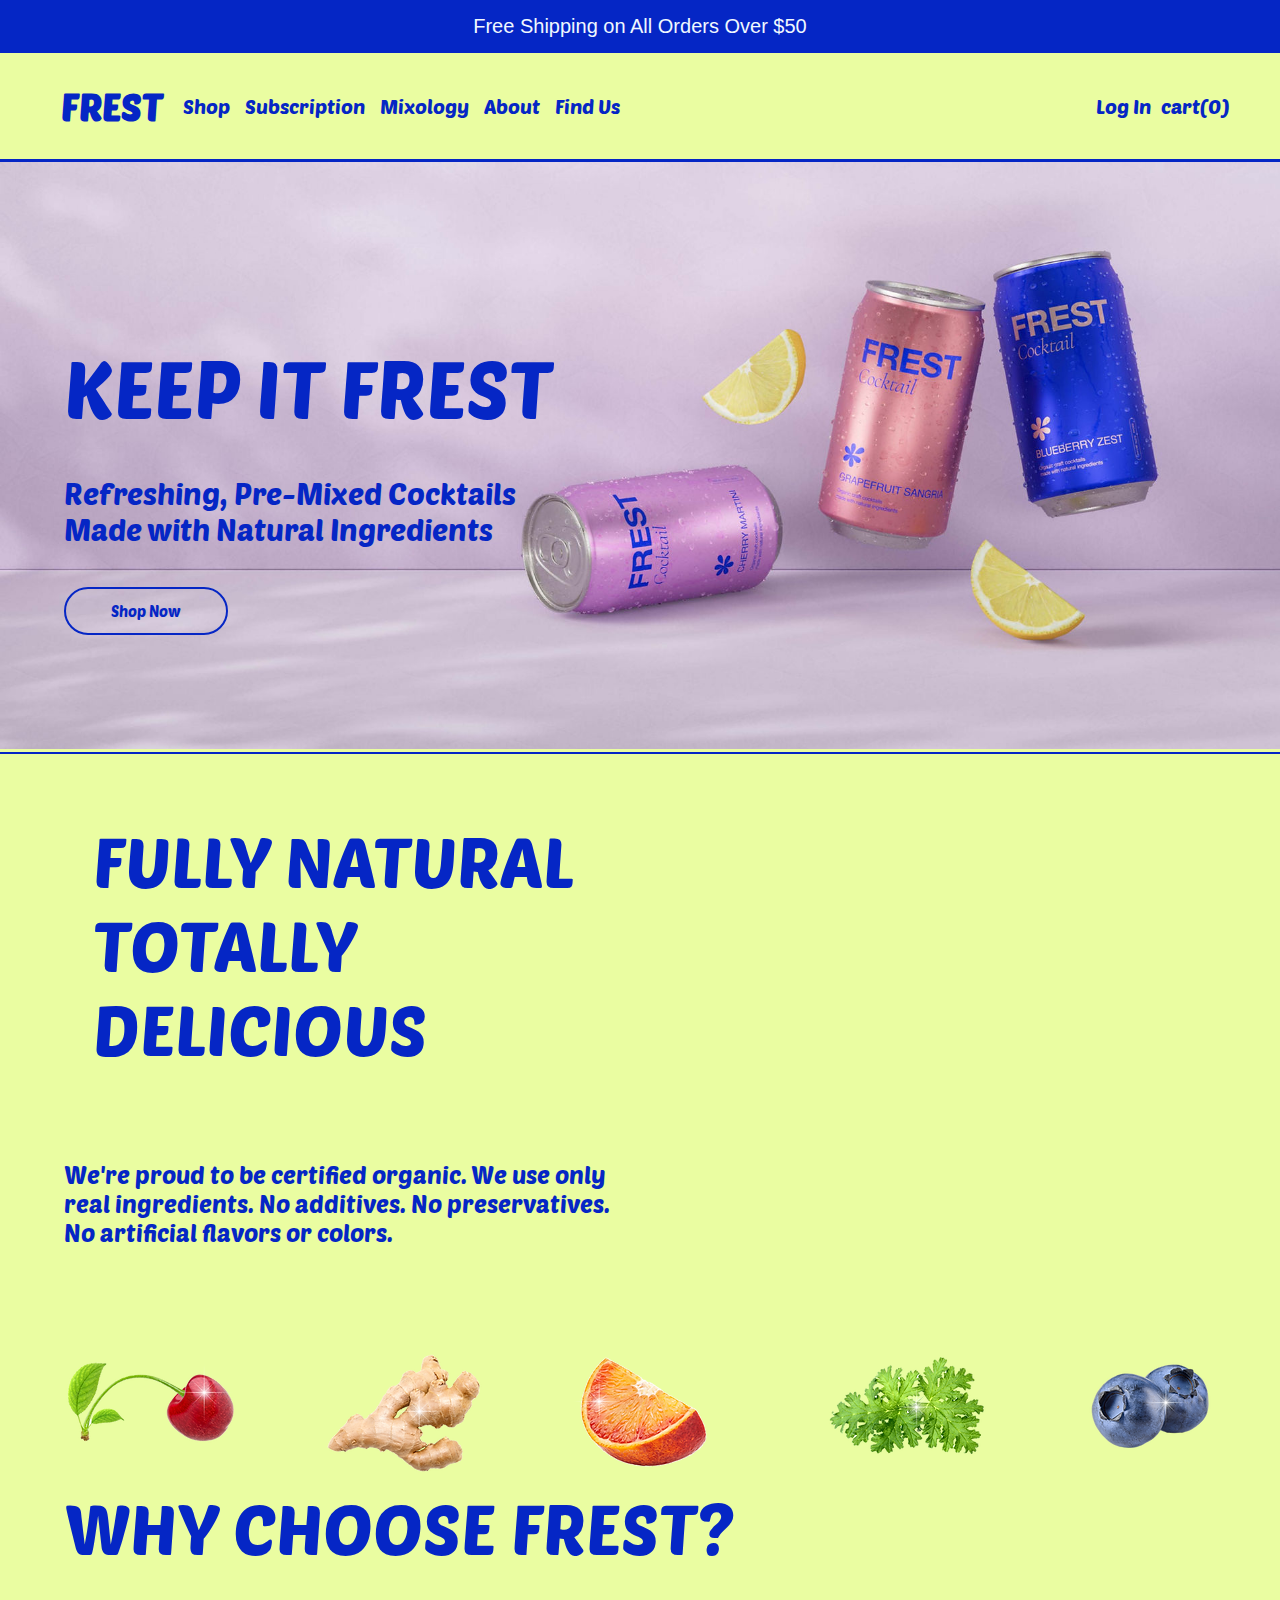
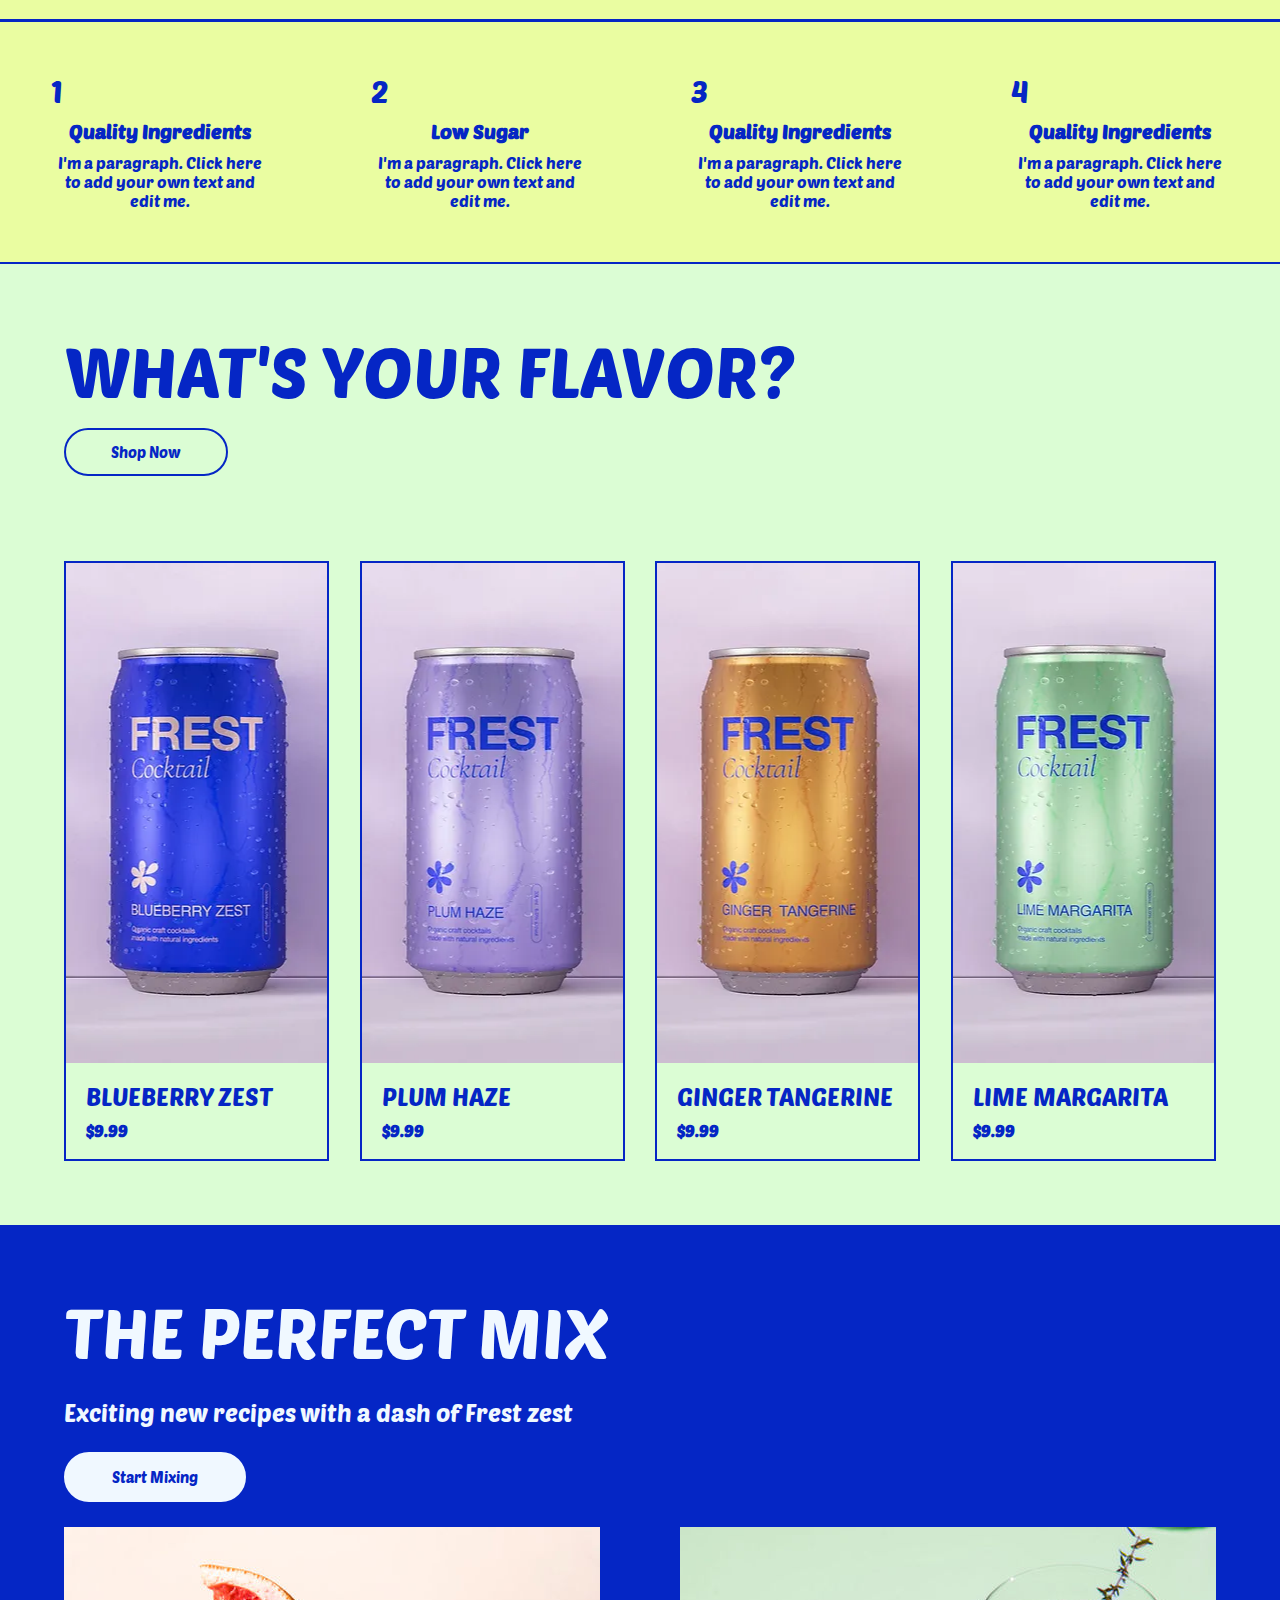
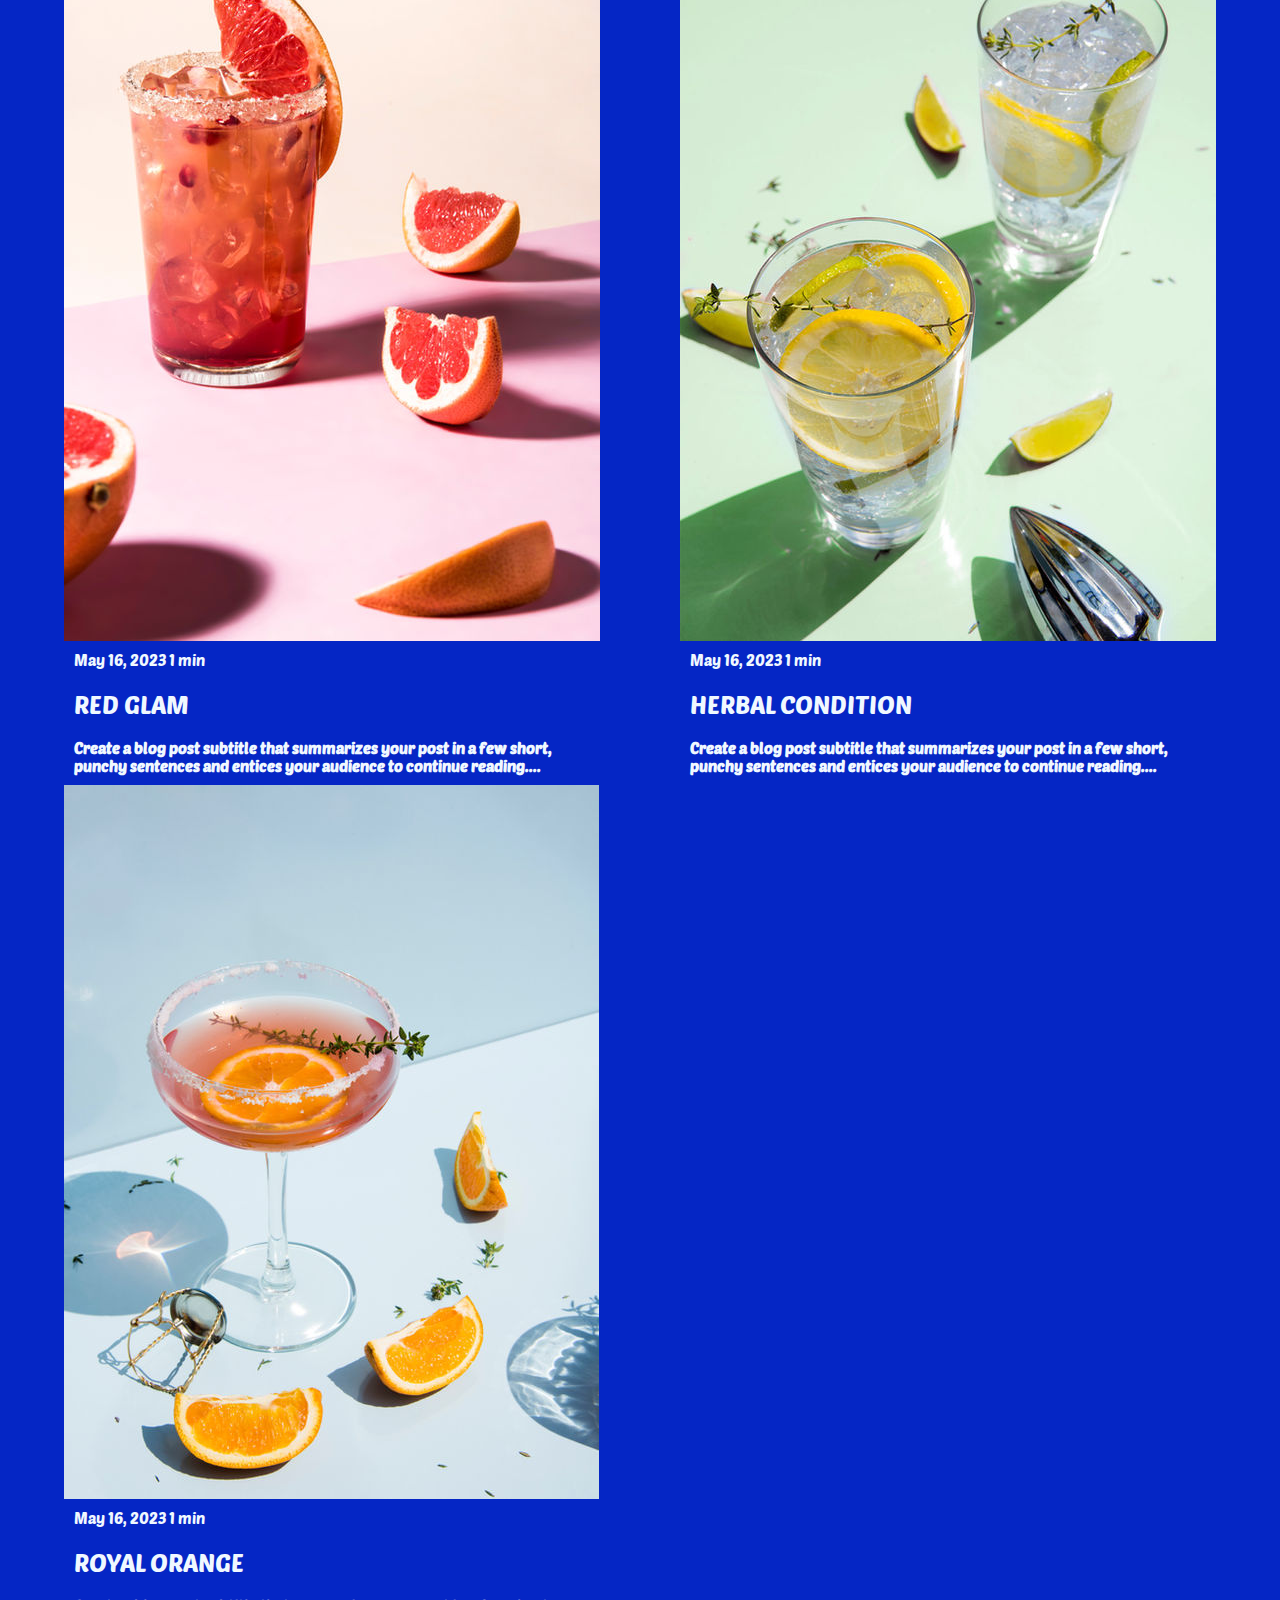
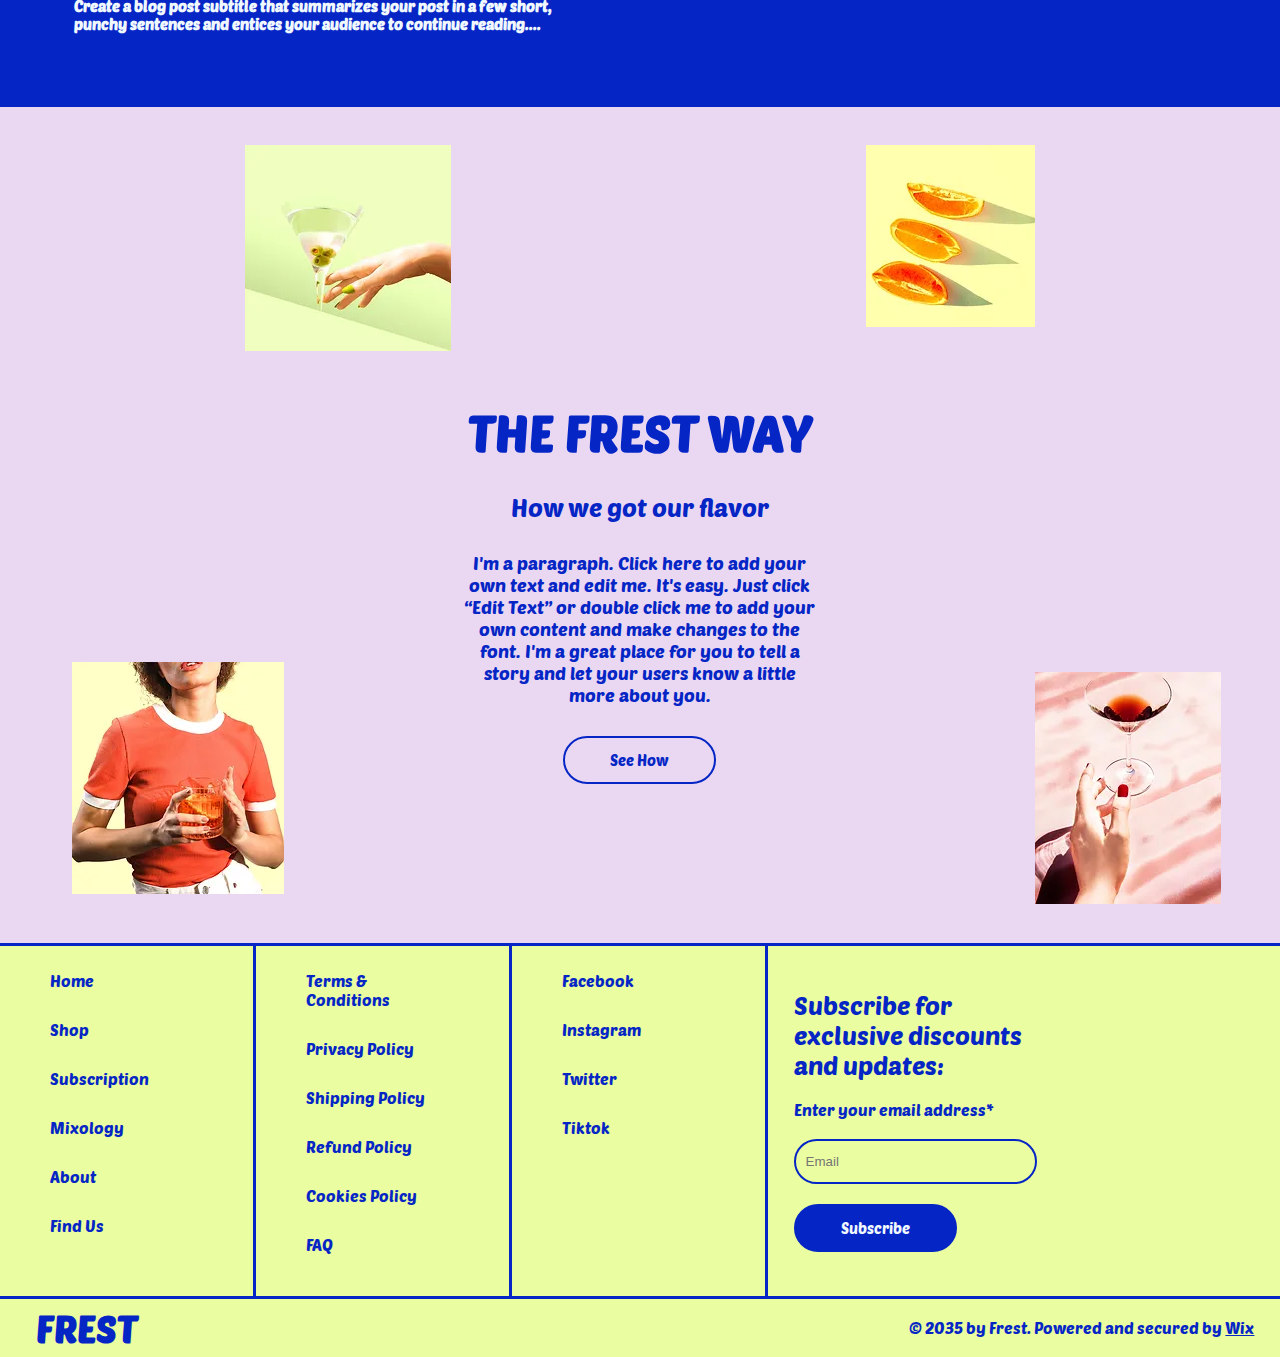
<file: index.html>
<!DOCTYPE html>
<html lang="en">

<head>
    <meta charset="UTF-8">
    <meta name="viewport" content="width=device-width, initial-scale=1.0">
    <title>Project 1</title>
    <link rel="stylesheet" href="./style.css">
    <link rel="stylesheet" href="https://cdnjs.cloudflare.com/ajax/libs/font-awesome/6.5.2/css/all.min.css"
        integrity="sha512-SnH5WK+bZxgPHs44uWIX+LLJAJ9/2PkPKZ5QiAj6Ta86w+fsb2TkcmfRyVX3pBnMFcV7oQPJkl9QevSCWr3W6A=="
        crossorigin="anonymous" referrerpolicy="no-referrer" />
    <link rel="icon" type="image/pm\ng" href="./Images/blueberry.png">
    <link
        href="https://fonts.googleapis.com/css2?family=Anton&family=Lexend:wght@100..900&family=Lobster&family=Madimi+One&family=Paprika&family=Poetsen+One&display=swap"
        rel="stylesheet">

</head>

<body>
    <a href="#" id="blue_ship">
        <p>Free Shipping on All Orders Over $50</p>
    </a>
    <header>
        <div class="header1">
            <a href="./index.html" class="header1_1">
                <i class="fa-solid fa-cannabis"></i>
                <h2>FREST</h2>
            </a>
            <ul>
                <a href="./shop.html">
                    <li id="shop">Shop</li>
                </a>
                <a href="./sub.html">
                    <li id="sub">Subscription</li>
                </a>
                <a href="./mix.html">
                    <li id="mix">Mixology</li>
                </a>
                <a href="./about.html">
                    <li id="about">About</li>
                </a>
                <a href="./find.html">
                    <li id="find">Find Us</li>
                </a>
            </ul>
        </div>
        <div class="header2">
            <a href="./login.html" id="header2">
                <i class="fa-regular fa-circle-user"></i>
                <p>Log In</p>
            </a>
            <a href="#">
                <p>cart(0)</p>
            </a>
        </div>
    </header>
    <section class="section1">
        <img src="./Images/main.jpg" alt="">
        <div class="section_text1">
            <div class="section_text">
                <h1>KEEP IT FREST</h1>
                <p>Refreshing, Pre-Mixed Cocktails <br>
                    Made with Natural Ingredients</p>
            </div>
            <a href="./shop.html" class="blue_button">Shop Now</a>
        </div>
    </section>
    <article>
        <div class="article">
            <h2>FULLY NATURAL TOTALLY DELICIOUS</h2>
            <p>We're proud to be certified organic.
                We use only real ingredients.
                No additives. No preservatives. No
                artificial flavors or colors.</p>
        </div>
        <div class="article_img">
            <img src="./Images/cherry.png" alt="">
            <img src="./Images/ginger.png" alt="">
            <img src="./Images/grapefruit.png" alt="">
            <img src="./Images/leaf.png" alt="">
            <img src="./Images/blueberry.png" alt="">
        </div>
        <h2>WHY CHOOSE FREST?</h2>
        <div class="article_footer">
            <span>
                <p class="article_number">1</p>
                <h6>Quality Ingredients</h6>
                <p class="article_p">I'm a paragraph. Click here to add your own text and edit me.</p>
            </span>
            <span>
                <p class="article_number">2</p>
                <h6>Low Sugar</h6>
                <p class="article_p">I'm a paragraph. Click here to add your own text and edit me.</p>
            </span>
            <span>
                <p class="article_number">3</p>
                <h6>Quality Ingredients</h6>
                <p class="article_p">I'm a paragraph. Click here to add your own text and edit me.</p>
            </span>
            <span>
                <p class="article_number">4</p>
                <h6>Quality Ingredients</h6>
                <p class="article_p">I'm a paragraph. Click here to add your own text and edit me.</p>
            </span>
        </div>
    </article>
    <main class="main1">
        <h1>WHAT'S YOUR FLAVOR?</h1>
        <a href="./shop.html" class="blue_button">Shop Now</a>
        <div class="cans">
            <div class="can">
                <div class="can_img1"></div>
                <a href="#">
                    <p class="fruit-drinks">BLUEBERRY ZEST</p>
                    <p><b>$9.99</b></p>
                </a>
            </div>
            <div class="can">
                <div class="can_img2"></div>
                <a href="#">
                    <p class="fruit-drinks">PLUM HAZE</p>
                    <p><b>$9.99</b></p>
                </a>
            </div>
            <div class="can">
                <div class="can_img3"></div>
                <a href="#">
                    <p class="fruit-drinks">GINGER TANGERINE</p>
                    <p><b>$9.99</b></p>
                </a>
            </div>
            <div class="can">
                <div class="can_img4"></div>
                <a href="#">
                    <p class="fruit-drinks">LIME MARGARITA </p>
                    <p><b>$9.99</b></p>
                </a>
            </div>
        </div>
    </main>
    <main class="main2">
        <h1>THE PERFECT MIX</h1>
        <p>Exciting new recipes with a dash of Frest zest</p>
        <a href="./mix.html" class="blue_button white_button">Start Mixing</a>
        <div class="mix">
            <div class="mixs">
                <a href="#" class="mix_img"><img src="./Images/red_mix.jpg" alt=""></a>
                <p>May 16, 2023 1 min</p>
                <a href="#">
                    <p style="font-size: 25px; font-weight: 100;">RED GLAM</p>
                    <p><b>Create a blog post subtitle that summarizes your post in a few short, punchy sentences and
                            entices
                            your audience to continue reading....</b></p>
                </a>
            </div>
            <div class="mixs">
                <a href="#" class="mix_img"><img src="./Images/yellow_mix.jpg" alt=""></a>
                <p>May 16, 2023 1 min</p>
                <a href="#">
                    <p style="font-size: 25px; font-weight: 100;">HERBAL CONDITION</p>
                    <p><b>Create a blog post subtitle that summarizes your post in a few short, punchy sentences and
                            entices
                            your audience to continue reading....</b></p>
                </a>
            </div>
            <div class="mixs">
                <a href="#" class="mix_img"><img src="./Images/orange_mix.jpg" alt=""></a>
                <p>May 16, 2023 1 min</p>
                <a href="#">
                    <p style="font-size: 25px; font-weight: 100;">ROYAL ORANGE</p>
                    <p><b>Create a blog post subtitle that summarizes your post in a few short, punchy sentences and
                            entices
                            your audience to continue reading....</b></p>
                </a>
            </div>
        </div>
    </main>
    <section class="section2">
        <div class="top">
            <div class="top_left"><img src="./Images/olive-glass.webp" alt=""></div>
            <div class="top_right"><img src="./Images/oranges.webp" alt=""></div>
        </div>
        <div class="bottom">
            <div class="bottom_left"><img src="./Images/red-shirt.webp" alt=""></div>
            <div class="middle">
                <h2>THE FREST WAY</h2>
                <p id="flavor">How we got our flavor</p>
                <p style="font-weight: 100; font-size: 18px;">I'm a paragraph. Click here to add your own text and edit
                    me. It's easy. Just click “Edit Text” or
                    double click me to add your own content and make changes to the font. I'm a great place for you to
                    tell a story and let your users know a little more about you.</p>
                <a href="./about.html" class="blue_button">See How</a>
            </div>
            <div class="bottom_right"><img src="./Images/whine.webp" alt=""></div>
        </div>
    </section>
    <footer>
        <div class="footer_top">
            <div class="footer_sites">
                <a href="#blue_ship">Home</a>
                <a href="./shop.html">Shop</a>
                <a href="./sub.html">Subscription</a>
                <a href="./mix.html">Mixology</a>
                <a href="./about.html">About</a>
                <a href="./find.html">Find Us</a>
            </div>
            <div class="footer_sites">
                <a href="#">Terms & Conditions</a>
                <a href="#">Privacy Policy</a>
                <a href="#">Shipping Policy</a>
                <a href="#">Refund Policy</a>
                <a href="#">Cookies Policy</a>
                <a href="#">FAQ</a>
            </div>
            <div class="footer_sites">
                <a href="https://www.facebook.com/wix" target="_blank">Facebook</a>
                <a href="https://www.instagram.com/wix" target="_blank">Instagram</a>
                <a href="https://twitter.com/wix" target="_blank">Twitter</a>
                <a href="https://www.tiktok.com/@wix" target="_blank">Tiktok</a>
            </div>
            <div class="footer_email">
                <p>Subscribe for exclusive discounts and updates:</p>
                <label for="">Enter your email address*</label>
                <input type="email" placeholder="Email">
                <a href="#" class="blue_button email_button">Subscribe</a>
            </div>
        </div>
        <div class="footer-footer">
            <a href="#blue_ship" class="header1_1 footer1">
                <i class="fa-solid fa-cannabis"></i>
                <h2>FREST</h2>
            </a>
            <p>© 2035 by Frest. Powered and secured by <a href="https://www.wix.com/?utm_campaign=vir_created_with"
                    target="_blank">Wix</a></p>
        </div>
    </footer>
</body>

</html>
</file>
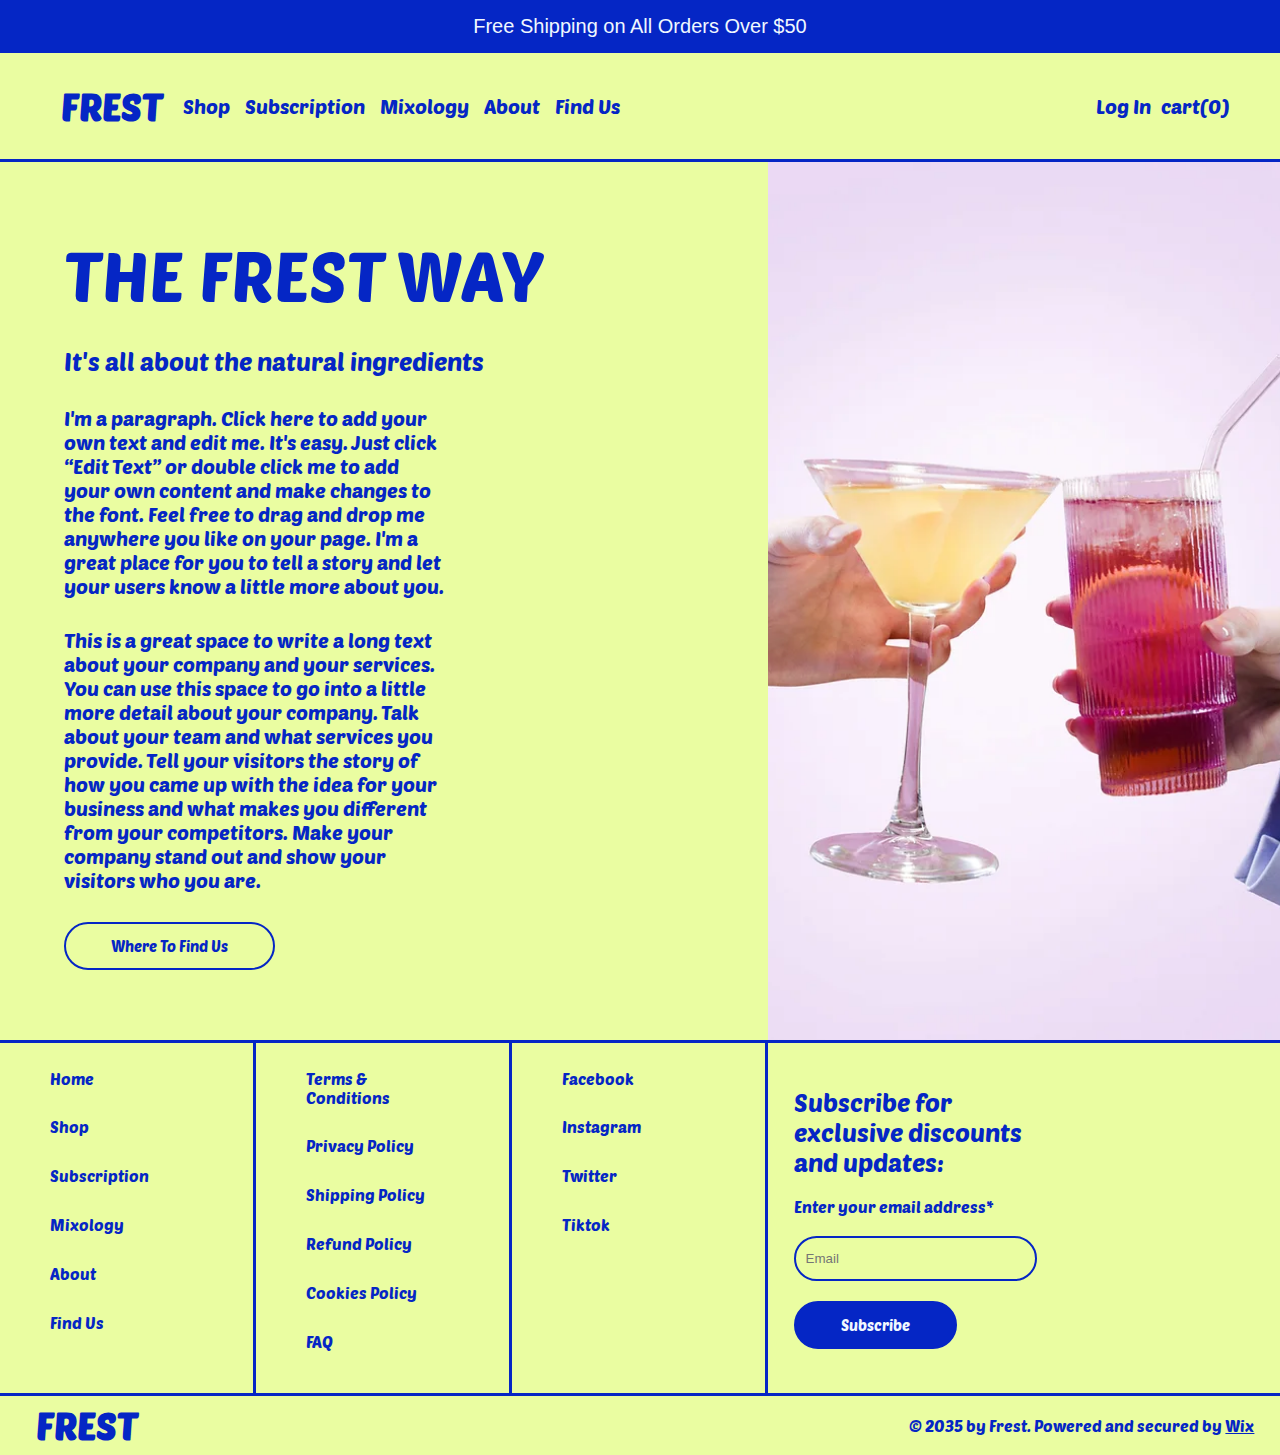
<file: about.html>
<!DOCTYPE html>
<html lang="en">

<head>
    <meta charset="UTF-8">
    <meta name="viewport" content="width=device-width, initial-scale=1.0">
    <title>Project 1</title>
    <link rel="stylesheet" href="./style.css">
    <link rel="stylesheet" href="https://cdnjs.cloudflare.com/ajax/libs/font-awesome/6.5.2/css/all.min.css"
        integrity="sha512-SnH5WK+bZxgPHs44uWIX+LLJAJ9/2PkPKZ5QiAj6Ta86w+fsb2TkcmfRyVX3pBnMFcV7oQPJkl9QevSCWr3W6A=="
        crossorigin="anonymous" referrerpolicy="no-referrer" />
    <link rel="icon" type="image/pm\ng" href="./Images/blueberry.png">
    <link
        href="https://fonts.googleapis.com/css2?family=Anton&family=Lexend:wght@100..900&family=Lobster&family=Madimi+One&family=Paprika&family=Poetsen+One&display=swap"
        rel="stylesheet">
</head>

<body>
    <a href="#" id="blue_ship">
        <p>Free Shipping on All Orders Over $50</p>
    </a>
    <header>
        <div class="header1">
            <a href="./index.html" class="header1_1">
                <i class="fa-solid fa-cannabis"></i>
                <h2>FREST</h2>
            </a>
            <ul>
                <a href="./shop.html">
                    <li id="shop">Shop</li>
                </a>
                <a href="./sub.html">
                    <li id="sub">Subscription</li>
                </a>
                <a href="./mix.html">
                    <li id="mix">Mixology</li>
                </a>
                <a href="./about.html">
                    <li id="about">About</li>
                </a>
                <a href="./find.html">
                    <li id="find">Find Us</li>
                </a>
            </ul>
        </div>
        <div class="header2">
            <a href="./login.html" id="header2">
                <i class="fa-regular fa-circle-user"></i>
                <p>Log In</p>
            </a>
            <a href="#">
                <p>cart(0)</p>
            </a>
        </div>
    </header>
    <main class="about_main">
        <aside class="aside1">
            <h1>THE FREST WAY</h1>
            <p id="aside_p1">It's all about the natural ingredients</p>
            <p class="aside_p2">
                I'm a paragraph. Click here to add your own text and edit me. It's easy. Just click “Edit Text” or
                double click me to add your own content and make changes to the font. Feel free to drag and drop me
                anywhere you like on your page. I'm a great place for you to tell a story and let your users know a
                little more about you.
            </p>
            <p class="aside_p2">
                This is a great space to write a long text about your company and your services. You can use this space
                to go into a little more detail about your company. Talk about your team and what services you provide.
                Tell your visitors the story of how you came up with the idea for your business and what makes you
                different from your competitors. Make your company stand out and show your visitors who you are.
            </p>
            <a href="./find.html" class="blue_button">Where To Find Us</a>
        </aside>
        <aside class="aside2"></aside>
    </main>
    <footer>
        <div class="footer_top">
            <div class="footer_sites">
                <a href="./index.html">Home</a>
                <a href="./shop.html">Shop</a>
                <a href="./sub.html">Subscription</a>
                <a href="./mix.html">Mixology</a>
                <a href="#blue_ship">About</a>
                <a href="./find.html">Find Us</a>
            </div>
            <div class="footer_sites">
                <a href="#">Terms & Conditions</a>
                <a href="#">Privacy Policy</a>
                <a href="#">Shipping Policy</a>
                <a href="#">Refund Policy</a>
                <a href="#">Cookies Policy</a>
                <a href="#">FAQ</a>
            </div>
            <div class="footer_sites">
                <a href="https://www.facebook.com/wix" target="_blank">Facebook</a>
                <a href="https://www.instagram.com/wix" target="_blank">Instagram</a>
                <a href="https://twitter.com/wix" target="_blank">Twitter</a>
                <a href="https://www.tiktok.com/@wix" target="_blank">Tiktok</a>
            </div>
            <div class="footer_email">
                <p>Subscribe for exclusive discounts and updates:</p>
                <label for="">Enter your email address*</label>
                <input type="email" placeholder="Email">
                <a href="#" class="blue_button email_button">Subscribe</a>
            </div>
        </div>
        <div class="footer-footer">
            <a href="./index.html" class="header1_1 footer1">
                <i class="fa-solid fa-cannabis"></i>
                <h2>FREST</h2>
            </a>
            <p>© 2035 by Frest. Powered and secured by <a href="https://www.wix.com/?utm_campaign=vir_created_with"
                    target="_blank">Wix</a></p>
</body>

</html>
</file>
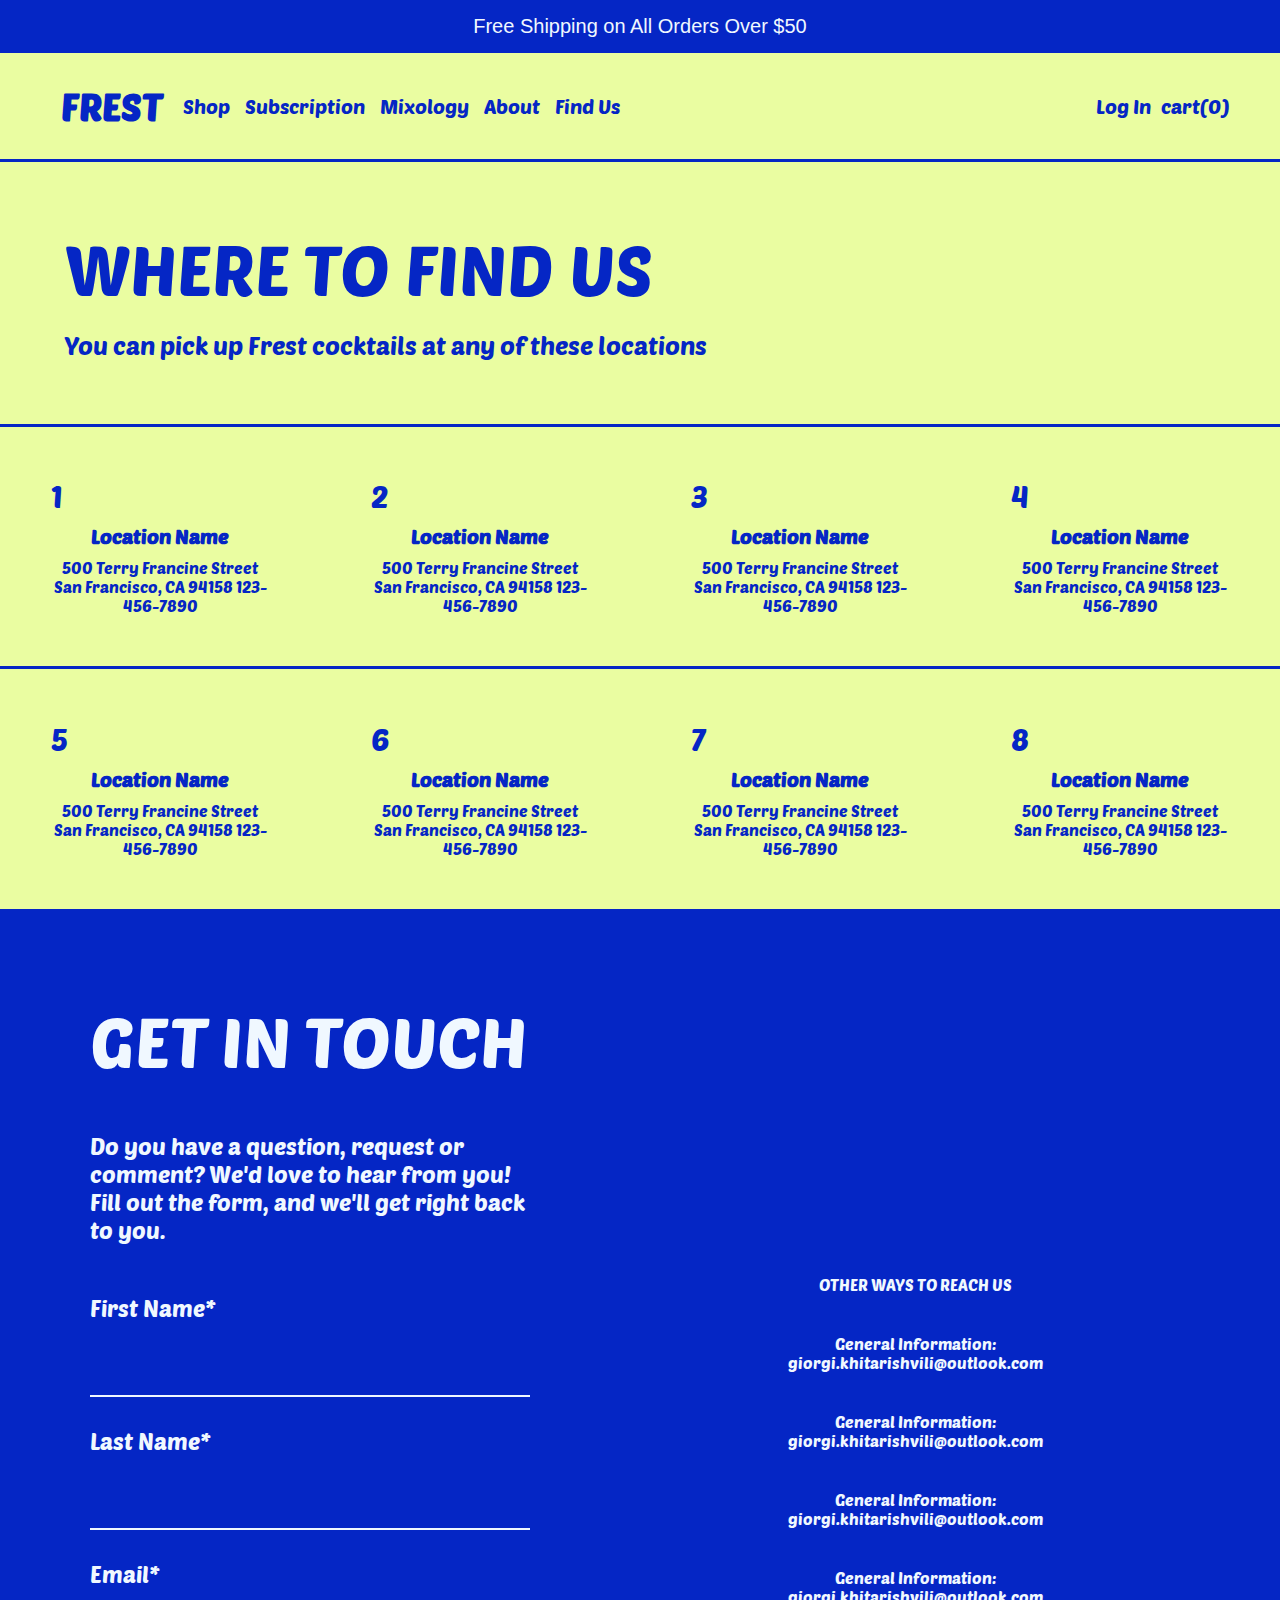
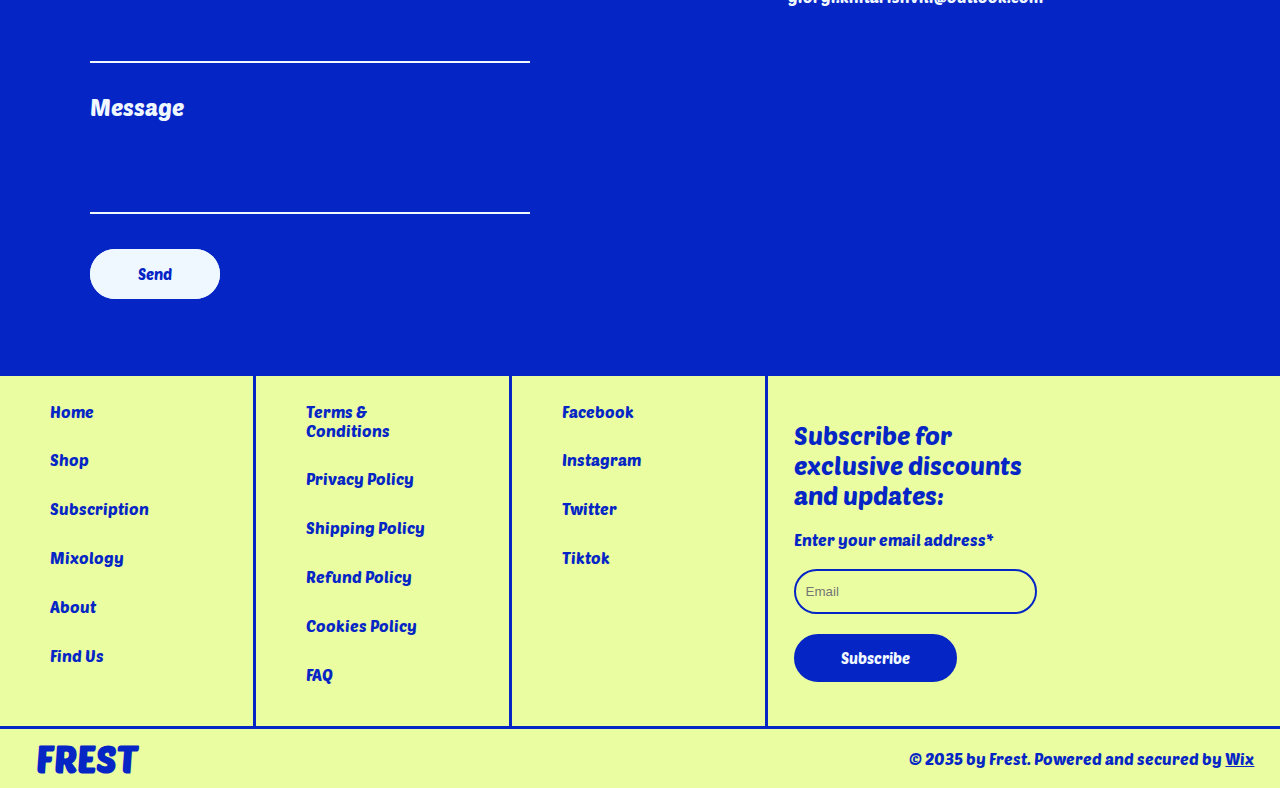
<file: find.html>
<!DOCTYPE html>
<html lang="en">

<head>
    <meta charset="UTF-8">
    <meta name="viewport" content="width=device-width, initial-scale=1.0">
    <title>Project 1</title>
    <link rel="stylesheet" href="./style.css">
    <link rel="stylesheet" href="https://cdnjs.cloudflare.com/ajax/libs/font-awesome/6.5.2/css/all.min.css"
        integrity="sha512-SnH5WK+bZxgPHs44uWIX+LLJAJ9/2PkPKZ5QiAj6Ta86w+fsb2TkcmfRyVX3pBnMFcV7oQPJkl9QevSCWr3W6A=="
        crossorigin="anonymous" referrerpolicy="no-referrer" />
    <link rel="icon" type="image/pm\ng" href="./Images/blueberry.png">
    <link
        href="https://fonts.googleapis.com/css2?family=Anton&family=Lexend:wght@100..900&family=Lobster&family=Madimi+One&family=Paprika&family=Poetsen+One&display=swap"
        rel="stylesheet">
</head>

<body>
    <a href="#" id="blue_ship">
        <p>Free Shipping on All Orders Over $50</p>
    </a>
    <header>
        <div class="header1">
            <a href="./index.html" class="header1_1">
                <i class="fa-solid fa-cannabis"></i>
                <h2>FREST</h2>
            </a>
            <ul>
                <a href="./shop.html">
                    <li id="shop">Shop</li>
                </a>
                <a href="./sub.html">
                    <li id="sub">Subscription</li>
                </a>
                <a href="./mix.html">
                    <li id="mix">Mixology</li>
                </a>
                <a href="./about.html">
                    <li id="about">About</li>
                </a>
                <a href="./find.html">
                    <li id="find">Find Us</li>
                </a>
            </ul>
        </div>
        <div class="header2">
            <a href="./login.html" id="header2">
                <i class="fa-regular fa-circle-user"></i>
                <p>Log In</p>
            </a>
            <a href="#">
                <p>cart(0)</p>
            </a>
        </div>
    </header>
    <main class="find_main">
        <div class="find_top">
            <h1>WHERE TO FIND US</h1>
            <p id="find_p">You can pick up Frest cocktails at any of these locations</p>
        </div>
        <div class="Location">
            <div class="article_footer">
                <span>
                    <p class="article_number">1</p>
                    <h6>Location Name</h6>
                    <p class="article_p">500 Terry Francine Street
                        San Francisco, CA 94158
                        123-456-7890</p>
                </span>
                <span>
                    <p class="article_number">2</p>
                    <h6>Location Name</h6>
                    <p class="article_p">500 Terry Francine Street
                        San Francisco, CA 94158
                        123-456-7890</p>
                </span>
                <span>
                    <p class="article_number">3</p>
                    <h6>Location Name</h6>
                    <p class="article_p">500 Terry Francine Street
                        San Francisco, CA 94158
                        123-456-7890</p>
                </span>
                <span>
                    <p class="article_number">4</p>
                    <h6>Location Name</h6>
                    <p class="article_p">500 Terry Francine Street
                        San Francisco, CA 94158
                        123-456-7890</p>
                </span>
            </div>
            <div class="article_footer">
                <span>
                    <p class="article_number">5</p>
                    <h6>Location Name</h6>
                    <p class="article_p">500 Terry Francine Street
                        San Francisco, CA 94158
                        123-456-7890</p>
                </span>
                <span>
                    <p class="article_number">6</p>
                    <h6>Location Name</h6>
                    <p class="article_p">500 Terry Francine Street
                        San Francisco, CA 94158
                        123-456-7890</p>
                </span>
                <span>
                    <p class="article_number">7</p>
                    <h6>Location Name</h6>
                    <p class="article_p">500 Terry Francine Street
                        San Francisco, CA 94158
                        123-456-7890</p>
                </span>
                <span>
                    <p class="article_number">8</p>
                    <h6>Location Name</h6>
                    <p class="article_p">500 Terry Francine Street
                        San Francisco, CA 94158
                        123-456-7890</p>
                </span>
            </div>
        </div>
    </main>
    <section class="find_section">
        <aside class="section_aside1">
            <h1>GET IN TOUCH</h1>
            <p>Do you have a question, request or comment? We'd love to hear from you! Fill out the form, and we'll get
                right back to you. </p>
            <form>
                <label for="">First Name*</label>
                <input type="text">
                <label for="">Last Name*</label>
                <input type="text">
                <label for="">Email*</label>
                <input type="email">
                <label for="">Message</label>
                <input type="text" style="height: 7vh; font-size: 20px;">
            </form>
            <div id="white_find">
                <a href="#" class="blue_button white_button">Send</a>
            </div>
        </aside>
        <aside class="section_aside2">
            <p class="aside_s_top">OTHER WAYS TO REACH US</p>
            <p class="info">General Information:
                <a href="mailto:giorgi.khitarishvili@outlook.com">giorgi.khitarishvili@outlook.com</a>
            </p>
            <p class="info">General Information:
                <a href="mailto:giorgi.khitarishvili@outlook.com">giorgi.khitarishvili@outlook.com</a>
            </p>
            <p class="info">General Information:
                <a href="mailto:giorgi.khitarishvili@outlook.com">giorgi.khitarishvili@outlook.com</a>
            </p>
            <p class="info">General Information:
                <a href="mailto:giorgi.khitarishvili@outlook.com">giorgi.khitarishvili@outlook.com</a>
            </p>
        </aside>
    </section>
    <footer>
        <div class="footer_top">
            <div class="footer_sites">
                <a href="./index.html">Home</a>
                <a href="./shop.html">Shop</a>
                <a href="./sub.html">Subscription</a>
                <a href="./mix.html">Mixology</a>
                <a href="./about.html">About</a>
                <a href="#blue_ship">Find Us</a>
            </div>
            <div class="footer_sites">
                <a href="#">Terms & Conditions</a>
                <a href="#">Privacy Policy</a>
                <a href="#">Shipping Policy</a>
                <a href="#">Refund Policy</a>
                <a href="#">Cookies Policy</a>
                <a href="#">FAQ</a>
            </div>
            <div class="footer_sites">
                <a href="https://www.facebook.com/wix" target="_blank">Facebook</a>
                <a href="https://www.instagram.com/wix" target="_blank">Instagram</a>
                <a href="https://twitter.com/wix" target="_blank">Twitter</a>
                <a href="https://www.tiktok.com/@wix" target="_blank">Tiktok</a>
            </div>
            <div class="footer_email">
                <p>Subscribe for exclusive discounts and updates:</p>
                <label for="">Enter your email address*</label>
                <input type="email" placeholder="Email">
                <a href="#" class="blue_button email_button">Subscribe</a>
            </div>
        </div>
        <div class="footer-footer">
            <a href="./index.html" class="header1_1 footer1">
                <i class="fa-solid fa-cannabis"></i>
                <h2>FREST</h2>
            </a>
            <p>© 2035 by Frest. Powered and secured by <a href="https://www.wix.com/?utm_campaign=vir_created_with"
                    target="_blank">Wix</a></p>
</body>

</html>
</file>
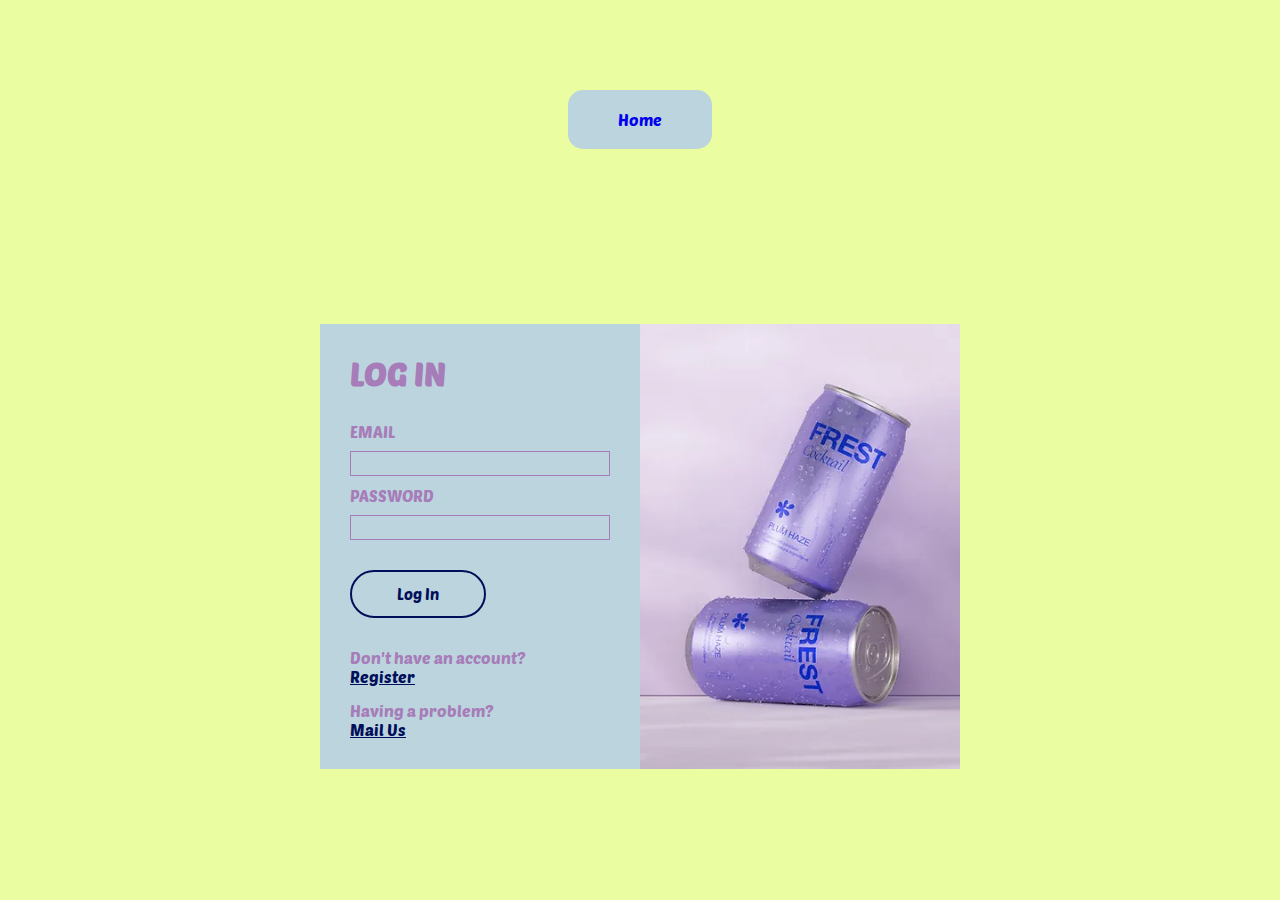
<file: login.html>
<!DOCTYPE html>
<html lang="en">

<head>
    <meta charset="UTF-8">
    <meta name="viewport" content="width=device-width, initial-scale=1.0">
    <title>Project 1</title>
    <link rel="stylesheet" href="./style.css">
    <link rel="stylesheet" href="https://cdnjs.cloudflare.com/ajax/libs/font-awesome/6.5.2/css/all.min.css"
        integrity="sha512-SnH5WK+bZxgPHs44uWIX+LLJAJ9/2PkPKZ5QiAj6Ta86w+fsb2TkcmfRyVX3pBnMFcV7oQPJkl9QevSCWr3W6A=="
        crossorigin="anonymous" referrerpolicy="no-referrer" />
    <link rel="icon" type="image/pm\ng" href="./Images/blueberry.png">
    <link
        href="https://fonts.googleapis.com/css2?family=Anton&family=Lexend:wght@100..900&family=Lobster&family=Madimi+One&family=Paprika&family=Poetsen+One&display=swap"
        rel="stylesheet">

</head>

<body class="log_in">
    <a href="./index.html" class="home">Home</a>
    <main class="log log_1" style="margin-top: 125px;">
        <aside class="log1">
            <div class="top_log">
                <h1>LOG IN</h1>
                <i class="fa-solid fa-lock"></i>
            </div>
            <form class="input_log">
                <label for="">EMAIL</label>
                <input type="email">
                <label for="">PASSWORD</label>
                <input type="password">
            </form>
            <a href="./index.html" class="blue_button log_button">Log In</a>
            <div class="bottom_log">
                <div class="reg">
                    <p>Don't have an account?</p>
                    <a href="./register.html">Register</a>
                </div>
                <div class="mail_me">
                    <p>Having a problem?</p>
                    <a href="mailto:giorgi.khitarishvili@outlook.com">Mail Us</a>
                </div>
            </div>
        </aside>
        <aside class="log2 log_log2">
        </aside>
    </main>
</body>

</html>
</file>
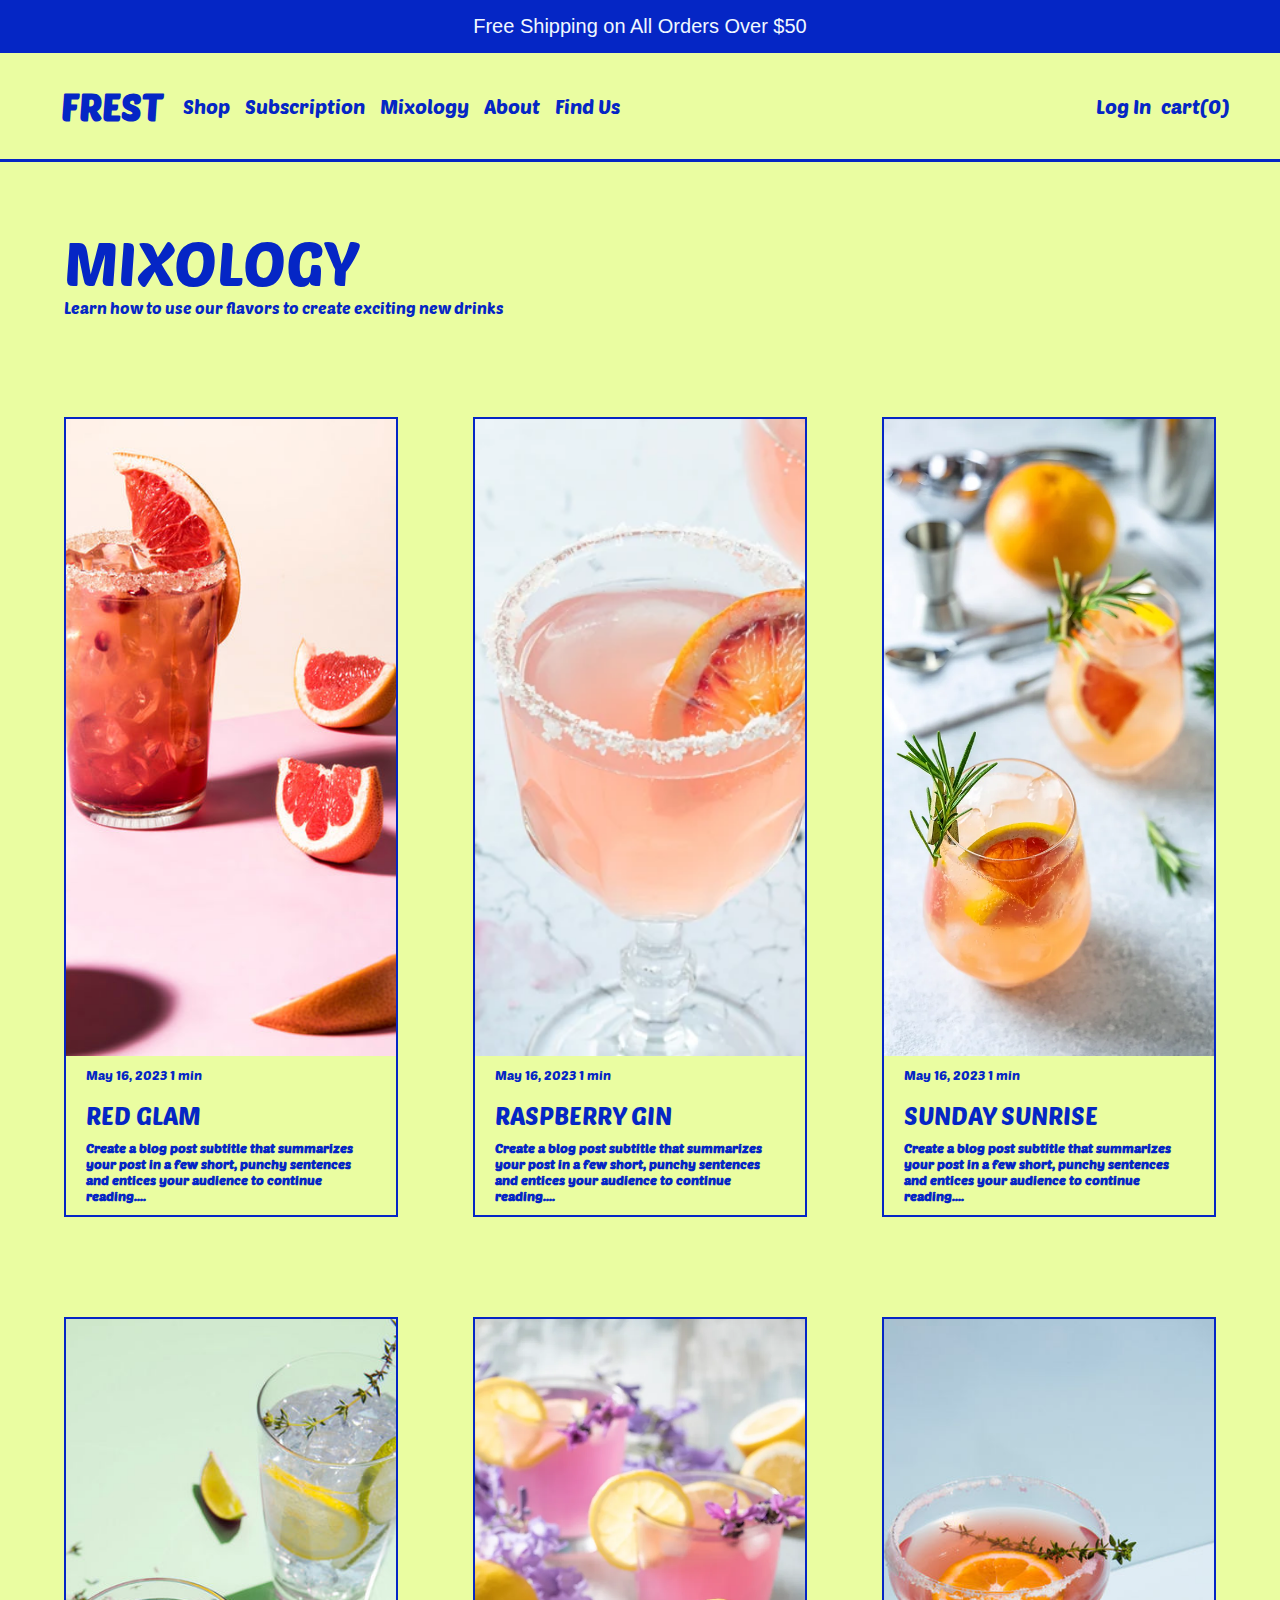
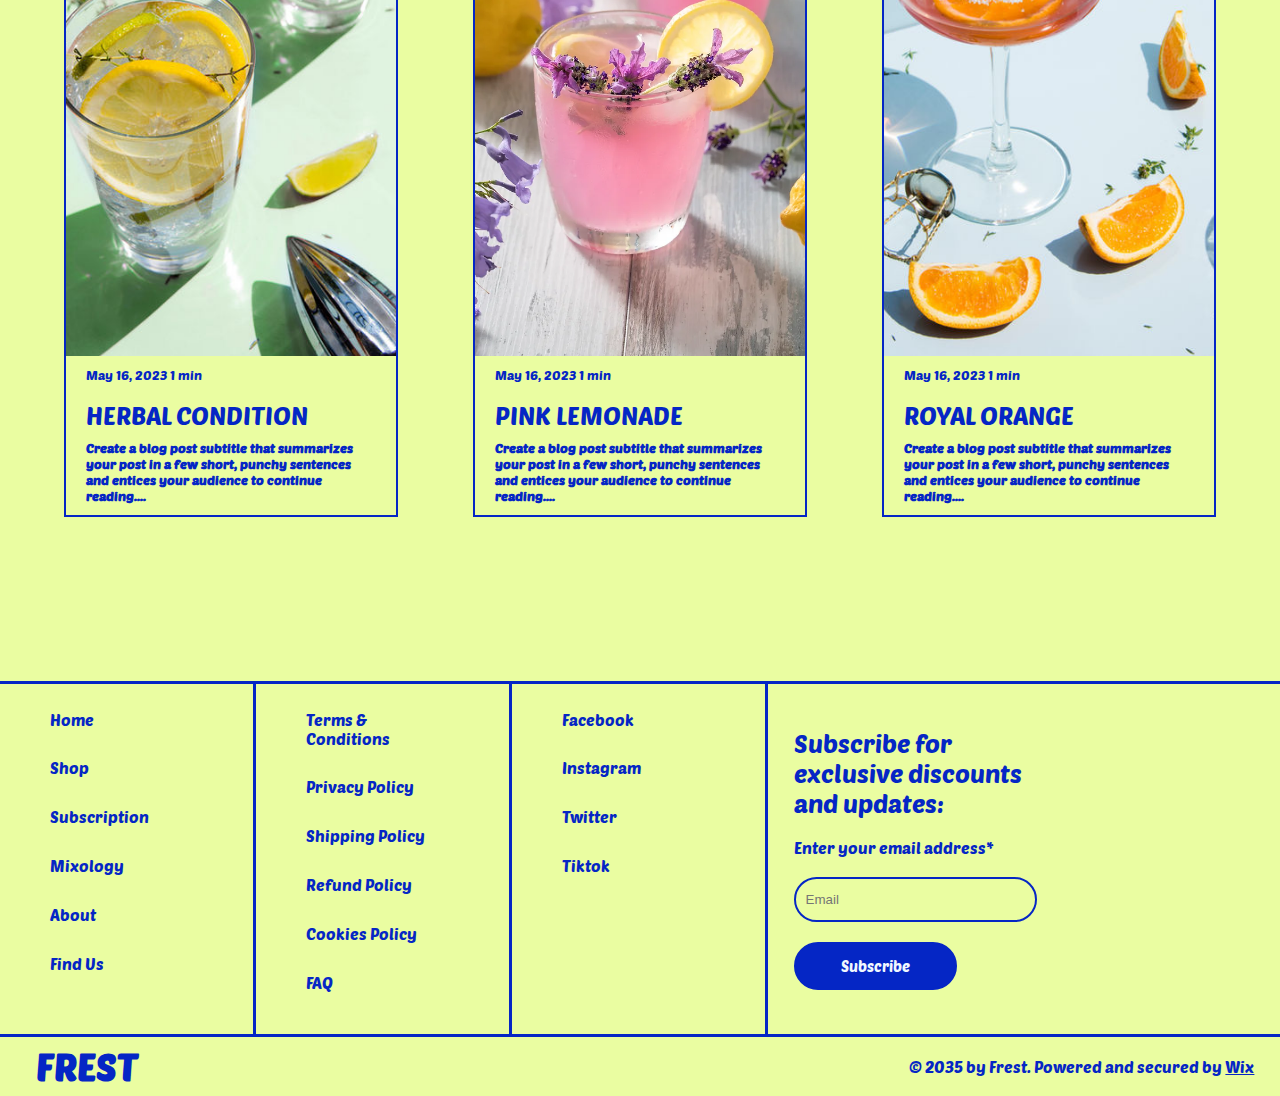
<file: mix.html>
<!DOCTYPE html>
<html lang="en">

<head>
    <meta charset="UTF-8">
    <meta name="viewport" content="width=device-width, initial-scale=1.0">
    <title>Project 1</title>
    <link rel="stylesheet" href="./style.css">
    <link rel="stylesheet" href="https://cdnjs.cloudflare.com/ajax/libs/font-awesome/6.5.2/css/all.min.css"
        integrity="sha512-SnH5WK+bZxgPHs44uWIX+LLJAJ9/2PkPKZ5QiAj6Ta86w+fsb2TkcmfRyVX3pBnMFcV7oQPJkl9QevSCWr3W6A=="
        crossorigin="anonymous" referrerpolicy="no-referrer" />
    <link rel="icon" type="image/pm\ng" href="./Images/blueberry.png">
    <link
        href="https://fonts.googleapis.com/css2?family=Anton&family=Lexend:wght@100..900&family=Lobster&family=Madimi+One&family=Paprika&family=Poetsen+One&display=swap"
        rel="stylesheet">
</head>

<body>
    <a href="#" id="blue_ship">
        <p>Free Shipping on All Orders Over $50</p>
    </a>
    <header>
        <div class="header1">
            <a href="./index.html" class="header1_1">
                <i class="fa-solid fa-cannabis"></i>
                <h2>FREST</h2>
            </a>
            <ul>
                <a href="./shop.html">
                    <li id="shop">Shop</li>
                </a>
                <a href="./sub.html">
                    <li id="sub">Subscription</li>
                </a>
                <a href="./mix.html">
                    <li id="mix">Mixology</li>
                </a>
                <a href="./about.html">
                    <li id="about">About</li>
                </a>
                <a href="./find.html">
                    <li id="find">Find Us</li>
                </a>
            </ul>
        </div>
        <div class="header2">
            <a href="./login.html" id="header2">
                <i class="fa-regular fa-circle-user"></i>
                <p>Log In</p>
            </a>
            <a href="#">
                <p>cart(0)</p>
            </a>
        </div>
    </header>
    <main class="mix_main">
        <h1>MIXOLOGY</h1>
        <p id="mix_pp">Learn how to use our flavors to create exciting new drinks</p>
        <div class="cans">
            <div class="can">
                <div class="red"></div>
                <p class="mix_p">May 16, 2023 1 min</p>
                <a href="#">
                    <p style="font-size: 25px; font-weight: 100;">RED GLAM</p>
                    <p><b>Create a blog post subtitle that summarizes your post in a few short, punchy sentences and
                            entices
                            your audience to continue reading....</b></p>
                </a>
            </div>
            <div class="can">
                <div class="raspberry"></div>
                <p class="mix_p">May 16, 2023 1 min</p>
                <a href="#">
                    <p style="font-size: 25px; font-weight: 100;">RASPBERRY GIN</p>
                    <p><b>Create a blog post subtitle that summarizes your post in a few short, punchy sentences and
                            entices
                            your audience to continue reading....</b></p>
                </a>
            </div>
            <div class="can">
                <div class="sunday"></div>
                <p class="mix_p">May 16, 2023 1 min</p>
                <a href="#">
                    <p style="font-size: 25px; font-weight: 100;">SUNDAY SUNRISE</p>
                    <p><b>Create a blog post subtitle that summarizes your post in a few short, punchy sentences and
                            entices
                            your audience to continue reading....</b></p>
                </a>
            </div>
        </div>
        <div class="cans">
            <div class="can">
                <div class="yellow"></div>
                <p class="mix_p">May 16, 2023 1 min</p>
                <a href="#">
                    <p style="font-size: 25px; font-weight: 100;">HERBAL CONDITION</p>
                    <p><b>Create a blog post subtitle that summarizes your post in a few short, punchy sentences and
                            entices
                            your audience to continue reading....</b></p>
                </a>
            </div>
            <div class="can">
                <div class="pink"></div>
                <p class="mix_p">May 16, 2023 1 min</p>
                <a href="#">
                    <p style="font-size: 25px; font-weight: 100;">PINK LEMONADE</p>
                    <p><b>Create a blog post subtitle that summarizes your post in a few short, punchy sentences and
                            entices
                            your audience to continue reading....</b></p>
                </a>
            </div>
            <div class="can">
                <div class="orange"></div>
                <p class="mix_p">May 16, 2023 1 min</p>
                <a href="#">
                    <p style="font-size: 25px; font-weight: 100;">ROYAL ORANGE</p>
                    <p><b>Create a blog post subtitle that summarizes your post in a few short, punchy sentences and
                            entices
                            your audience to continue reading....</b></p>
                </a>
            </div>
        </div>
    </main>
    <footer>
        <div class="footer_top">
            <div class="footer_sites">
                <a href="./index.html">Home</a>
                <a href="./shop.html">Shop</a>
                <a href="./sub.html">Subscription</a>
                <a href="#blue_ship">Mixology</a>
                <a href="./about.html">About</a>
                <a href="./find.html">Find Us</a>
            </div>
            <div class="footer_sites">
                <a href="#">Terms & Conditions</a>
                <a href="#">Privacy Policy</a>
                <a href="#">Shipping Policy</a>
                <a href="#">Refund Policy</a>
                <a href="#">Cookies Policy</a>
                <a href="#">FAQ</a>
            </div>
            <div class="footer_sites">
                <a href="https://www.facebook.com/wix" target="_blank">Facebook</a>
                <a href="https://www.instagram.com/wix" target="_blank">Instagram</a>
                <a href="https://twitter.com/wix" target="_blank">Twitter</a>
                <a href="https://www.tiktok.com/@wix" target="_blank">Tiktok</a>
            </div>
            <div class="footer_email">
                <p>Subscribe for exclusive discounts and updates:</p>
                <label for="">Enter your email address*</label>
                <input type="email" placeholder="Email">
                <a href="#" class="blue_button email_button">Subscribe</a>
            </div>
        </div>
        <div class="footer-footer">
            <a href="./index.html" class="header1_1 footer1">
                <i class="fa-solid fa-cannabis"></i>
                <h2>FREST</h2>
            </a>
            <p>© 2035 by Frest. Powered and secured by <a href="https://www.wix.com/?utm_campaign=vir_created_with"
                    target="_blank">Wix</a></p>
</body>

</html>
</file>
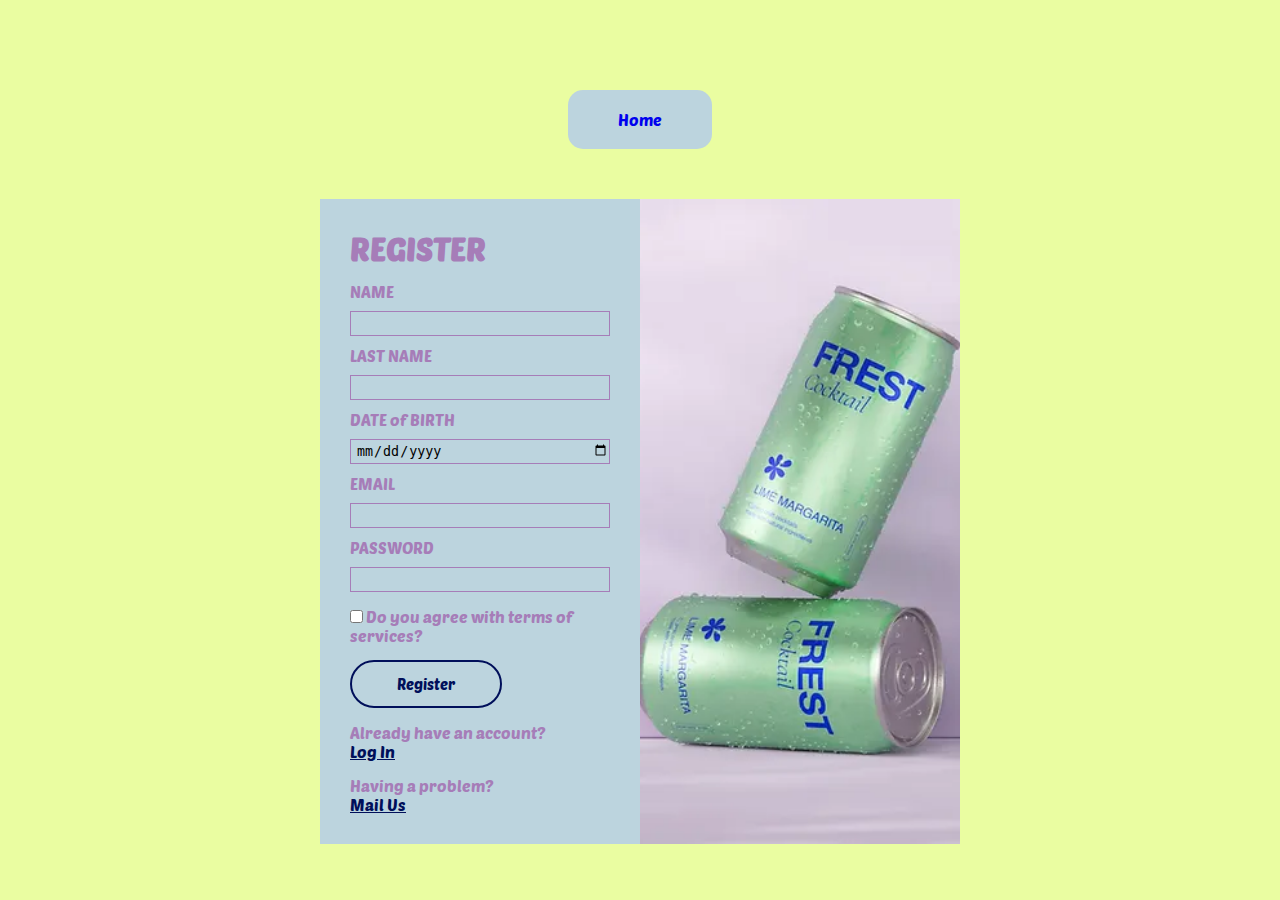
<file: register.html>
<!DOCTYPE html>
<html lang="en">

<head>
    <meta charset="UTF-8">
    <meta name="viewport" content="width=device-width, initial-scale=1.0">
    <title>Project 1</title>
    <link rel="stylesheet" href="./style.css">
    <link rel="stylesheet" href="https://cdnjs.cloudflare.com/ajax/libs/font-awesome/6.5.2/css/all.min.css"
        integrity="sha512-SnH5WK+bZxgPHs44uWIX+LLJAJ9/2PkPKZ5QiAj6Ta86w+fsb2TkcmfRyVX3pBnMFcV7oQPJkl9QevSCWr3W6A=="
        crossorigin="anonymous" referrerpolicy="no-referrer" />
    <link rel="icon" type="image/pm\ng" href="./Images/blueberry.png">
    <link
        href="https://fonts.googleapis.com/css2?family=Anton&family=Lexend:wght@100..900&family=Lobster&family=Madimi+One&family=Paprika&family=Poetsen+One&display=swap"
        rel="stylesheet">

</head>

<body class="log_in body_reg">
    <a href="./index.html" class="home">Home</a>
    <main class="log log_2">
        <aside class="log1" style="gap: 15px;">
            <div class="top_log">
                <h1>REGISTER</h1>
                <i class="fa-solid fa-lock"></i>
            </div>
            <form class="input_log">
                <label for="">NAME</label>
                <input type="text">
                <label for="">LAST NAME</label>
                <input type="text">
                <label for="">DATE of BIRTH</label>
                <input type="date">
                <label for="">EMAIL</label>
                <input type="email">
                <label for="">PASSWORD</label>
                <input type="password">
            </form>
            <div class="check">
                <input type="checkbox" name="programming">
                <label for="" class="checkbox">Do you agree with terms of services?</label>
            </div>
            <a href="./index.html" class="blue_button log_button">Register</a>
            <div class="bottom_log">
                <div class="reg">
                    <p>Already have an account?</p>
                    <a href="./login.html">Log In</a>
                </div>
                <div class="mail_me">
                    <p>Having a problem?</p>
                    <a href="mailto:giorgi.khitarishvili@outlook.com">Mail Us</a>
                </div>
            </div>
        </aside>
        <aside class="log2 reg_log2">
        </aside>
    </main>
</body>

</html>
</file>
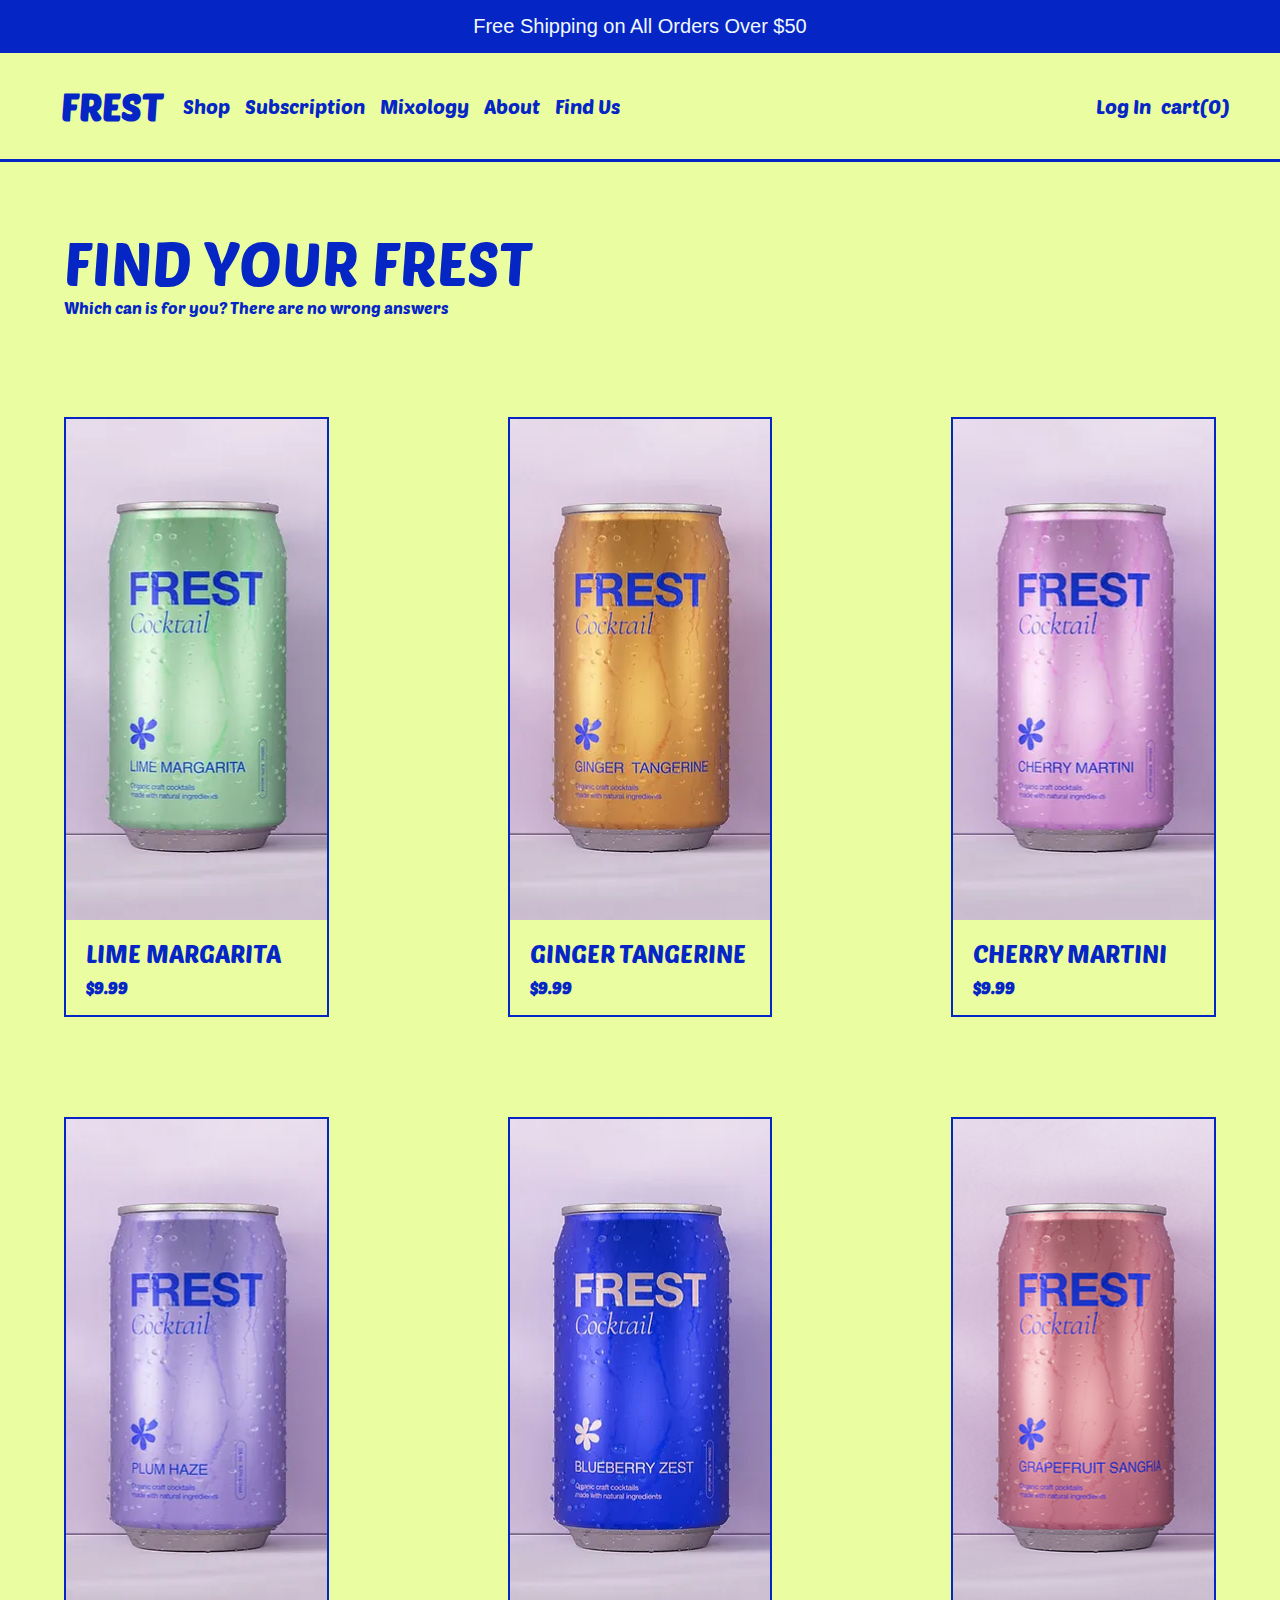
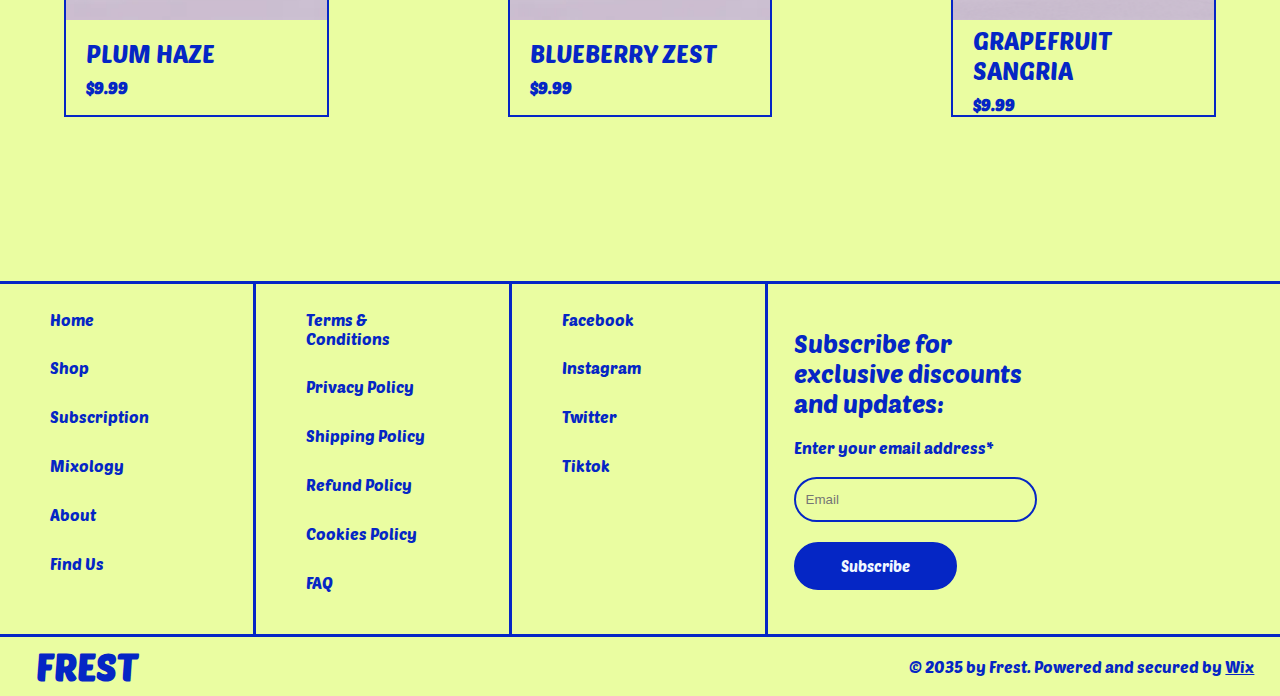
<file: shop.html>
<!DOCTYPE html>
<html lang="en">

<head>
    <meta charset="UTF-8">
    <meta name="viewport" content="width=device-width, initial-scale=1.0">
    <title>Project 1</title>
    <link rel="stylesheet" href="./style.css">
    <link rel="stylesheet" href="https://cdnjs.cloudflare.com/ajax/libs/font-awesome/6.5.2/css/all.min.css"
        integrity="sha512-SnH5WK+bZxgPHs44uWIX+LLJAJ9/2PkPKZ5QiAj6Ta86w+fsb2TkcmfRyVX3pBnMFcV7oQPJkl9QevSCWr3W6A=="
        crossorigin="anonymous" referrerpolicy="no-referrer" />
    <link rel="icon" type="image/pm\ng" href="./Images/blueberry.png">
    <link
        href="https://fonts.googleapis.com/css2?family=Anton&family=Lexend:wght@100..900&family=Lobster&family=Madimi+One&family=Paprika&family=Poetsen+One&display=swap"
        rel="stylesheet">
</head>

<body>
    <a href="#" id="blue_ship">
        <p>Free Shipping on All Orders Over $50</p>
    </a>
    <header>
        <div class="header1">
            <a href="./index.html" class="header1_1">
                <i class="fa-solid fa-cannabis"></i>
                <h2>FREST</h2>
            </a>
            <ul>
                <a href="./shop.html">
                    <li id="shop">Shop</li>
                </a>
                <a href="./sub.html">
                    <li id="sub">Subscription</li>
                </a>
                <a href="./mix.html">
                    <li id="mix">Mixology</li>
                </a>
                <a href="./about.html">
                    <li id="about">About</li>
                </a>
                <a href="./find.html">
                    <li id="find">Find Us</li>
                </a>
            </ul>
        </div>
        <div class="header2">
            <a href="./login.html" id="header2">
                <i class="fa-regular fa-circle-user"></i>
                <p>Log In</p>
            </a>
            <a href="#">
                <p>cart(0)</p>
            </a>
        </div>
    </header>
    <main class="shop_main">
        <h1>FIND YOUR FREST</h1>
        <p style="color: #0526C5;" id="shop_p">Which can is for you? There are no wrong answers</p>
        <div class="cans">
            <div class="can">
                <div class="can_img4"></div>
                <a href="#">
                    <p class="fruit-drinks">LIME MARGARITA </p>
                    <p><b>$9.99</b></p>
                </a>
            </div>
            <div class="can">
                <div class="can_img3"></div>
                <a href="#">
                    <p class="fruit-drinks">GINGER TANGERINE</p>
                    <p><b>$9.99</b></p>
                </a>
            </div>
            <div class="can">
                <div class="can_img5"></div>
                <a href="#">
                    <p class="fruit-drinks">CHERRY MARTINI</p>
                    <p><b>$9.99</b></p>
                </a>
            </div>
        </div>
        <div class="cans">
            <div class="can">
                <div class="can_img2"></div>
                <a href="#">
                    <p class="fruit-drinks">PLUM HAZE</p>
                    <p><b>$9.99</b></p>
                </a>
            </div>
            <div class="can">
                <div class="can_img1"></div>
                <a href="#">
                    <p class="fruit-drinks">BLUEBERRY ZEST</p>
                    <p><b>$9.99</b></p>
                </a>
            </div>
            <div class="can">
                <div class="can_img6"></div>
                <a href="#">
                    <p class="fruit-drinks">GRAPEFRUIT SANGRIA</p>
                    <p><b>$9.99</b></p>
                </a>
            </div>
        </div>
    </main>
    <footer>
        <div class="footer_top">
            <div class="footer_sites">
                <a href="./index.html">Home</a>
                <a href="#blue_ship">Shop</a>
                <a href="./sub.html">Subscription</a>
                <a href="./mix.html">Mixology</a>
                <a href="./about.html">About</a>
                <a href="./find.html">Find Us</a>
            </div>
            <div class="footer_sites">
                <a href="#">Terms & Conditions</a>
                <a href="#">Privacy Policy</a>
                <a href="#">Shipping Policy</a>
                <a href="#">Refund Policy</a>
                <a href="#">Cookies Policy</a>
                <a href="#">FAQ</a>
            </div>
            <div class="footer_sites">
                <a href="https://www.facebook.com/wix" target="_blank">Facebook</a>
                <a href="https://www.instagram.com/wix" target="_blank">Instagram</a>
                <a href="https://twitter.com/wix" target="_blank">Twitter</a>
                <a href="https://www.tiktok.com/@wix" target="_blank">Tiktok</a>
            </div>
            <div class="footer_email">
                <p>Subscribe for exclusive discounts and updates:</p>
                <label for="">Enter your email address*</label>
                <input type="email" placeholder="Email">
                <a href="#" class="blue_button email_button">Subscribe</a>
            </div>
        </div>
        <div class="footer-footer">
            <a href="./index.html" class="header1_1 footer1">
                <i class="fa-solid fa-cannabis"></i>
                <h2>FREST</h2>
            </a>
            <p>© 2035 by Frest. Powered and secured by <a href="https://www.wix.com/?utm_campaign=vir_created_with"
                    target="_blank">Wix</a></p>
        </div>
    </footer>
</body>

</html>
</file>
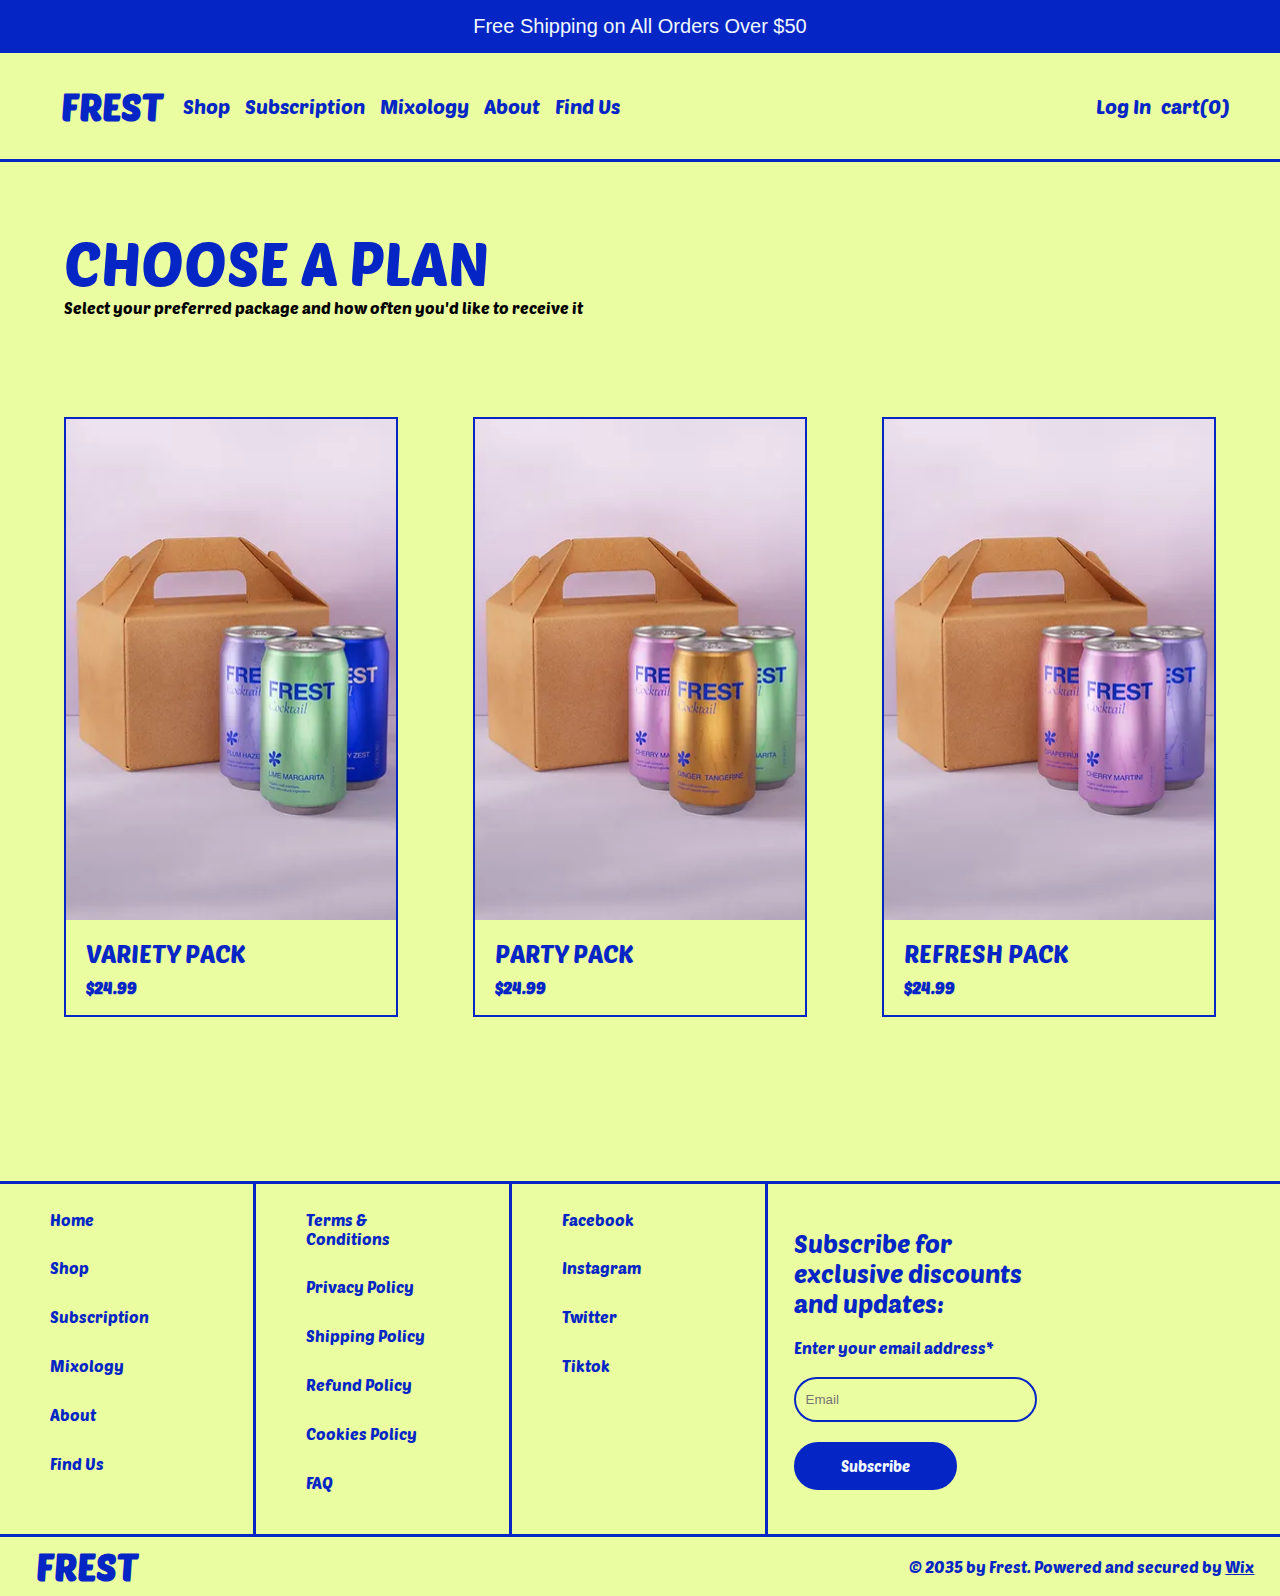
<file: sub.html>
<!DOCTYPE html>
<html lang="en">

<head>
    <meta charset="UTF-8">
    <meta name="viewport" content="width=device-width, initial-scale=1.0">
    <title>Project 1</title>
    <link rel="stylesheet" href="./style.css">
    <link rel="stylesheet" href="https://cdnjs.cloudflare.com/ajax/libs/font-awesome/6.5.2/css/all.min.css"
        integrity="sha512-SnH5WK+bZxgPHs44uWIX+LLJAJ9/2PkPKZ5QiAj6Ta86w+fsb2TkcmfRyVX3pBnMFcV7oQPJkl9QevSCWr3W6A=="
        crossorigin="anonymous" referrerpolicy="no-referrer" />
    <link rel="icon" type="image/pm\ng" href="./Images/blueberry.png">
    <link
        href="https://fonts.googleapis.com/css2?family=Anton&family=Lexend:wght@100..900&family=Lobster&family=Madimi+One&family=Paprika&family=Poetsen+One&display=swap"
        rel="stylesheet">
</head>

<body>
    <a href="#" id="blue_ship">
        <p>Free Shipping on All Orders Over $50</p>
    </a>
    <header>
        <div class="header1">
            <a href="./index.html" class="header1_1">
                <i class="fa-solid fa-cannabis"></i>
                <h2>FREST</h2>
            </a>
            <ul>
                <a href="./shop.html">
                    <li id="shop">Shop</li>
                </a>
                <a href="./sub.html">
                    <li id="sub">Subscription</li>
                </a>
                <a href="./mix.html">
                    <li id="mix">Mixology</li>
                </a>
                <a href="./about.html">
                    <li id="about">About</li>
                </a>
                <a href="./find.html">
                    <li id="find">Find Us</li>
                </a>
            </ul>
        </div>
        <div class="header2">
            <a href="./login.html" id="header2">
                <i class="fa-regular fa-circle-user"></i>
                <p>Log In</p>
            </a>
            <a href="#">
                <p>cart(0)</p>
            </a>
        </div>
    </header>
    <main class="sub_main">
        <h1>CHOOSE A PLAN</h1>
        <p>Select your preferred package and how often you'd like to receive it</p>
        <div class="cans">
            <div class="can">
                <div class="VARIETY_PACK"></div>
                <a href="#">
                    <p class="fruit-drinks">VARIETY PACK</p>
                    <p><b>$24.99</b></p>
                </a>
            </div>
            <div class="can">
                <div class="PARTY_PACK"></div>
                <a href="#">
                    <p class="fruit-drinks">PARTY PACK</p>
                    <p><b>$24.99</b></p>
                </a>
            </div>
            <div class="can">
                <div class="REFRESH_PACK"></div>
                <a href="#">
                    <p class="fruit-drinks">REFRESH PACK</p>
                    <p><b>$24.99</b></p>
                </a>
            </div>
        </div>
    </main>
    <footer>
        <div class="footer_top">
            <div class="footer_sites">
                <a href="./index.html">Home</a>
                <a href="./shop.html">Shop</a>
                <a href="#blue_ship">Subscription</a>
                <a href="./mix.html">Mixology</a>
                <a href="./about.html">About</a>
                <a href="./find.html">Find Us</a>
            </div>
            <div class="footer_sites">
                <a href="#">Terms & Conditions</a>
                <a href="#">Privacy Policy</a>
                <a href="#">Shipping Policy</a>
                <a href="#">Refund Policy</a>
                <a href="#">Cookies Policy</a>
                <a href="#">FAQ</a>
            </div>
            <div class="footer_sites">
                <a href="https://www.facebook.com/wix" target="_blank">Facebook</a>
                <a href="https://www.instagram.com/wix" target="_blank">Instagram</a>
                <a href="https://twitter.com/wix" target="_blank">Twitter</a>
                <a href="https://www.tiktok.com/@wix" target="_blank">Tiktok</a>
            </div>
            <div class="footer_email">
                <p>Subscribe for exclusive discounts and updates:</p>
                <label for="">Enter your email address*</label>
                <input type="email" placeholder="Email">
                <a href="#" class="blue_button email_button">Subscribe</a>
            </div>
        </div>
        <div class="footer-footer">
            <a href="./index.html" class="header1_1 footer1">
                <i class="fa-solid fa-cannabis"></i>
                <h2>FREST</h2>
            </a>
            <p>© 2035 by Frest. Powered and secured by <a href="https://www.wix.com/?utm_campaign=vir_created_with"
                    target="_blank">Wix</a></p>
</body>

</html>
</file>
<file: style.css>
* {
  margin: 0;
  padding: 0;
  box-sizing: border-box;
}

html {
  scroll-behavior: smooth;
}

body {
  animation-name: fade;
  animation-duration: 2s;
  font-family: "Poetsen One", sans-serif;
  background-color: #EAFDA1;
}

@keyframes fade {
  from {
    opacity: 0;
  }

  to {
    opacity: 1;
  }
}

#blue_ship {
  text-decoration: none;
}

#blue_ship p {
  background-color: #0526C5;
  text-align: center;
  padding: 15px;
  font-size: 20px;
  font-family: Arial, Helvetica, sans-serif;
  color: aliceblue;
}

.header1_1 {
  display: flex;
  font-size: 25px;
  gap: 10px;
}

.header1_1 i {
  font-size: 40px;
}

header {
  background-color: #EAFDA1;
  display: flex;
  justify-content: space-between;
  padding: 30px 4%;
  border: solid #0526C5;
  border-width: 0;
  border-bottom-width: 3px;
}

header .header1 {
  display: flex;
  gap: 20px;
}

header .header1 a {
  color: #0526C5;
  text-decoration: none;
}

header .header1 li {
  list-style: none;
  font-size: 20px;
  font-weight: 100;
  transition: 0.4s;
}

header .header1 li:hover {
  color: black;
  transition: 0.4s;
}

header .header1 ul {
  align-items: center;
  display: flex;
  gap: 15px;
}

header .header2 {
  display: flex;
  align-items: center;
  gap: 10px;
}

header .header2 #header2 {
  display: flex;
  gap: 5px;
}

header .header2 #header2 i {
  font-size: 25px;
}

header .header2 #header2 p {
  transition: 0.4s;
}

header .header2 #header2 p:hover {
  color: rgba(5, 37, 197, 0.4235294118);
  transition: 0.4s;
}

header .header2 a {
  text-decoration: none;
  color: #0526C5;
}

header .header2 a p {
  font-size: 20px;
}

.section1 {
  position: relative;
  color: #0526C5;
}

.section1 img {
  width: 100%;
}

.section1 .section_text1 {
  position: absolute;
  top: 30%;
  display: flex;
  flex-direction: column;
  gap: 40px;
  padding-left: 5%;
}

.section1 .section_text1 .section_text {
  display: flex;
  flex-direction: column;
  gap: 40px;
}

.section1 .section_text1 .section_text h1 {
  font-size: 80px;
  font-weight: 500;
}

.section1 .section_text1 .section_text p {
  font-size: 30px;
  font-weight: 10;
}

.blue_button {
  width: -moz-max-content;
  width: max-content;
  font-size: 15px;
  font-weight: 50;
  padding: 13px 45px;
  border: solid #0526C5 2px;
  background-color: transparent;
  border-radius: 50px;
  color: #0526C5;
  text-decoration: none;
  transition: 0.5s;
}

.blue_button:hover {
  background-color: #0526C5;
  color: aliceblue;
  transition: 0.5s;
}

article {
  display: flex;
  flex-direction: column;
  background-color: #EAFDA1;
  border: solid #0526C5 2px;
  border-left: 0;
  border-right: 0;
  z-index: 1;
}

article .article {
  width: 50%;
  color: #0526C5;
  display: flex;
  flex-direction: column;
  gap: 40px;
  padding-left: 5%;
  padding-top: 5%;
}

article .article h2 {
  font-size: 70px;
  font-weight: 10;
}

article .article p {
  font-size: 24px;
}

article .article_img {
  display: grid;
  grid-template-columns: 22% 22% 22% 22% 22%;
  margin-top: 100px;
  padding-left: 5%;
  padding-right: 5%;
}

article h2 {
  color: #0526C5;
  font-size: 70px;
  font-weight: 10;
  margin-bottom: 50px;
  padding-left: 5%;
  padding-right: 5%;
}

article .article_footer {
  display: flex;
  justify-content: space-around;
  border-top: solid #0526C5;
  color: #0526C5;
}

article .article_footer span {
  padding: 4%;
  width: 360px;
  display: flex;
  flex-direction: column;
  gap: 10px;
  text-align: center;
}

article .article_footer span h6 {
  font-size: 20px;
}

article .article_footer span .article_number {
  font-size: 30px;
  text-align: start;
}

.main1 {
  background-color: #DBFDD4;
  padding: 5%;
}

.main1 h1 {
  margin-bottom: 30px;
  font-size: 70px;
  font-weight: 10;
  color: #0526C5;
}

.main1 .cans {
  display: flex;
  justify-content: space-between;
  margin-top: 100px;
}

.main1 .cans .can {
  width: 23%;
  height: 600px;
  border: solid #0526C5 2px;
  position: relative;
  display: flex;
  flex-wrap: wrap;
}

.main1 .cans .can a {
  text-decoration: none;
  color: #0526C5;
}

.main1 .cans .can a:hover {
  color: #000f5a;
  animation: both a_scale 3s;
}

.main1 .cans .can a .fruit-drinks {
  font-size: 25px;
  font-weight: 100;
}

.main1 .cans .can a p {
  padding: 5px 20px;
}

.main1 .cans .can a img {
  width: 100%;
}

.main1 .cans .can .can_img1 {
  width: 125%;
  height: 84%;
  background: url(./Images/BLUEBERRY_ZEST.webp) no-repeat;
  background-position: center;
  background-size: cover;
}

.main1 .cans .can .can_img1:hover {
  animation: both 0.0000001s scale_1;
}

.main1 .cans .can .can_img2 {
  width: 125%;
  height: 84%;
  background: url(./Images/PLUM-HAZE.webp) no-repeat;
  background-position: center;
  background-size: cover;
}

.main1 .cans .can .can_img2:hover {
  animation: both 0.0000001s scale_2;
}

.main1 .cans .can .can_img3 {
  width: 125%;
  height: 84%;
  background: url(./Images/GINGER_TANGERINE.webp) no-repeat;
  background-position: center;
  background-size: cover;
}

.main1 .cans .can .can_img3:hover {
  animation: both 0.0000001s scale_3;
}

.main1 .cans .can .can_img4 {
  width: 125%;
  height: 84%;
  background: url(./Images/LIME_MARGARITA.webp) no-repeat;
  background-position: center;
  background-size: cover;
}

.main1 .cans .can .can_img4:hover {
  animation: both 0.0000001s scale_4;
}

.main2 {
  padding: 5%;
  background-color: #0526C5;
  display: flex;
  flex-direction: column;
  gap: 25px;
  flex: 1;
  position: relative;
}

.main2 h1 {
  color: aliceblue;
  font-size: 70px;
  font-weight: 100;
}

.main2 p {
  font-size: 24px;
  color: aliceblue;
}

.main2 .mix {
  display: flex;
  justify-content: space-between;
  flex-wrap: wrap;
  position: relative;
}

.main2 .mix .mixs {
  width: -moz-min-content;
  width: min-content;
}

.main2 .mix .mixs p {
  font-size: 15px;
  padding: 10px;
}

.main2 .mix .mixs .mix_img {
  display: flex;
  flex-wrap: wrap;
}

.main2 .mix .mixs a {
  text-decoration: none;
}

.main2 .mix .mixs a p:hover {
  color: #EAFDA1;
}

.white_button {
  background-color: aliceblue;
  color: #0526C5;
  border: aliceblue solid;
}

.white_button:hover {
  color: aliceblue;
  background-color: transparent;
  border: aliceblue solid;
}

.section2 {
  display: flex;
  position: relative;
  height: 836px;
  flex-direction: column;
  padding: 3%;
  background-color: #EAD8F3;
}

.section2 .top {
  display: flex;
  justify-content: space-around;
}

.section2 .bottom {
  display: flex;
  justify-content: space-evenly;
  padding-top: 4%;
  height: 100%;
}

.section2 .bottom .bottom_left {
  position: relative;
  width: 35%;
}

.section2 .bottom .bottom_left img {
  position: absolute;
  bottom: 2%;
  left: 8%;
}

.section2 .bottom .middle {
  display: flex;
  flex-direction: column;
  position: relative;
  width: 30%;
  text-align: center;
  align-items: center;
  gap: 30px;
  color: #0526C5;
}

.section2 .bottom .middle #flavor {
  font-size: 25px;
}

.section2 .bottom .middle h2 {
  font-size: 50px;
}

.section2 .bottom .bottom_right {
  position: relative;
  width: 35%;
}

.section2 .bottom .bottom_right img {
  position: absolute;
  bottom: 0px;
  right: 5%;
}

footer {
  display: flex;
  flex-direction: column;
  border-top: #0526C5 solid;
}

footer .footer_top {
  display: flex;
  height: 350px;
}

footer .footer_top .footer_sites {
  display: flex;
  flex-direction: column;
  width: 20%;
  gap: 10%;
  padding-top: 2%;
  padding-bottom: 2%;
  border-right: #0526C5 solid;
}

footer .footer_top .footer_sites a {
  width: 170px;
  text-align: start;
  color: #0526C5;
  text-decoration: none;
  padding-left: 50px;
}

footer .footer_top .footer_email {
  width: 40%;
  display: flex;
  flex-direction: column;
  gap: 20px;
  color: #0526C5;
  justify-content: center;
  padding-left: 2%;
}

footer .footer_top .footer_email p {
  font-size: 25px;
  font-weight: 100;
  width: 50%;
}

footer .footer_top .footer_email input {
  width: 50%;
  height: 5vh;
  border-radius: 50px;
  border: #0526C5 solid 2px;
  position: relative;
  padding: 10px;
  background-color: transparent;
}

footer .footer_top .footer_email input:hover {
  border: #0526C5 solid 3px;
}

footer .footer_top .footer_email .email_button {
  color: aliceblue;
  background-color: #0526C5;
  border: #0526C5 solid 2px;
  cursor: pointer;
}

footer .footer_top .footer_email .email_button:hover {
  color: #0526C5;
  background-color: transparent;
}

footer .footer-footer {
  display: flex;
  align-items: center;
  justify-content: space-between;
  padding: 0.5% 2%;
  color: #0526C5;
  border-top: #0526C5 solid;
}

footer .footer-footer a {
  color: #0526C5;
}

footer .footer-footer .footer1 {
  text-decoration: none;
}

@keyframes scale_1 {
  from {
    background: url(./Images/BLUEBERRY_ZEST.webp);
    background-position: center;
    background-size: cover;
  }

  to {
    background: url(./Images/BLUEBERRY_ZEST2.webp);
    background-position: center;
    background-size: cover;
  }
}

@keyframes scale_2 {
  from {
    background: url(./Images/PLUM-HAZE.webp);
    background-position: center;
    background-size: cover;
  }

  to {
    background: url(./Images/PLUM_HAZE2.webp);
    background-position: center;
    background-size: cover;
  }
}

@keyframes scale_3 {
  from {
    background: url(./Images/GINGER_TANGERINE.webp);
    background-position: center;
    background-size: cover;
  }

  to {
    background: url(./Images/GINGER_TANGERINE2.webp);
    background-position: center;
    background-size: cover;
  }
}

@keyframes scale_4 {
  from {
    background: url(./Images/LIME_MARGARITA.webp);
    background-position: center;
    background-size: cover;
  }

  to {
    background: url(./Images/LIME_MARGARITA2.webp);
    background-position: center;
    background-size: cover;
  }
}

@keyframes a_scale {
  from {
    scale: 1;
  }

  to {
    scale: 1.05;
  }
}

@media screen and (max-width: 1200px) {
  .main2 {
    align-items: center;
  }

  .main2 .mix {
    flex-direction: column;
    align-items: center;
  }
}

@media screen and (max-width: 1023px) and (min-width: 769px) {
  .main1 .cans {
    flex-direction: column;
    align-items: center;
    width: 100%;
    gap: 20px;
  }

  .main1 .cans .can {
    width: 55%;
  }

  header {
    padding: 30px 0;
    flex-direction: column;
    align-items: center;
  }

  .section1 .section_text1 {
    top: 15%;
  }

  .section1 .section_text1 .section_text h1 {
    font-size: 60px;
  }

  .section1 .section_text1 .section_text p {
    font-size: 25px;
  }

  article .article h2 {
    font-size: 50px;
  }

  article .article p {
    font-size: 25px;
  }

  article .article_img {
    display: flex;
    flex-wrap: wrap;
  }

  article .article_img img {
    height: 100%;
  }

  article h2 {
    font-size: 50px;
  }

  .section2 .top .top_left {
    display: none;
  }

  .section2 .bottom {
    padding-top: 15%;
  }

  .section2 .bottom .bottom_right {
    display: none;
  }

  .section2 .bottom .bottom_left img {
    top: 0;
  }

  .section2 .bottom .middle {
    position: relative;
    width: 50%;
  }

  .section2 .bottom .middle p {
    width: 100%;
  }

  footer .footer_top .footer_sites a {
    padding-left: 5px;
  }

  footer .footer_top .footer_email {
    gap: 5px;
  }

  footer .footer_top .footer_email p {
    font-size: 20px;
  }

  .shop_main #shop_p {
    margin-bottom: 100px;
  }

  .shop_main .cans {
    flex-direction: column;
    align-items: center;
    width: 100%;
    gap: 20px;
    margin-bottom: 20px !important;
    margin-top: 0 !important;
  }

  .shop_main .cans .can {
    width: 70% !important;
  }

  .sub_main .cans {
    flex-direction: column;
    align-items: center;
    width: 100%;
    gap: 20px;
  }

  .sub_main .cans .can {
    width: 80% !important;
  }

  .mix_main #mix_pp {
    margin-bottom: 100px;
  }

  .mix_main .cans {
    flex-direction: column;
    align-items: center;
    width: 100%;
    gap: 20px;
    margin-top: 20px !important;
    margin-bottom: 0 !important;
  }

  .mix_main .cans .can {
    width: 80% !important;
    height: 700px !important;
  }

  .about_main {
    position: relative;
  }

  .about_main .aside1 {
    display: flex;
    flex-direction: column;
    position: absolute;
    z-index: 1;
    left: 0;
    width: 100%;
    padding-bottom: 50px;
  }

  .about_main .aside1 p {
    width: 100% !important;
  }

  .about_main .aside2 {
    position: relative;
    width: 100%;
    display: flex;
    align-items: center;
  }

  .about_main .aside2 img {
    width: 100%;
  }

  .find_main .Location .article_footer {
    flex-wrap: wrap;
  }

  .find_section {
    flex-direction: column;
    gap: 40px;
  }

  .find_section .section_aside1 {
    width: 100% !important;
  }

  .find_section .section_aside1 #white_find {
    display: flex;
    justify-content: center;
    width: 100%;
  }

  .find_section .section_aside2 {
    align-items: center;
    width: 100% !important;
  }

  .log_in .log_1 {
    background: url(./Images/PLUM_HAZE2.webp) no-repeat;
    background-position: center;
    background-size: cover;
  }

  .log_in .log_1 .log1 {
    background-color: transparent !important;
    color: #347FC4 !important;
    width: 100% !important;
  }

  .log_in .log_1 .log1 input {
    border-color: #347FC4 !important;
  }

  .log_in .log_1 .log2 {
    display: none;
  }

  .log_in .log_2 {
    background: url(./Images/LIME_MARGARITA2.webp) no-repeat;
    background-position: center;
    background-size: cover;
    width: 70%;
  }

  .log_in .log_2 .log1 {
    background-color: transparent !important;
    color: #347FC4 !important;
    width: 100% !important;
  }

  .log_in .log_2 .log1 input {
    border-color: #347FC4 !important;
  }

  .log_in .log_2 .log2 {
    display: none;
  }
}

@media screen and (max-width: 768px) {
  .main1 .cans {
    flex-direction: column;
    align-items: center;
    width: 100%;
    gap: 20px;
  }

  .main1 .cans .can {
    width: 55%;
  }

  .main2 {
    width: 100%;
  }

  .main2 .mix .mixs {
    width: 80% !important;
  }

  .main2 .mix .mixs img {
    width: 100%;
    height: -moz-min-content;
    height: min-content;
  }

  header {
    padding: 30px 0;
    flex-direction: row;
    align-items: center;
  }

  header .header1 ul {
    display: none;
  }

  header .header2 {
    flex-wrap: wrap;
  }

  .section1 .section_text1 {
    top: 15%;
    gap: 20px;
  }

  .section1 .section_text1 .section_text {
    gap: 8px;
  }

  .section1 .section_text1 .section_text h1 {
    font-size: 30px;
  }

  .section1 .section_text1 .section_text p {
    font-size: 13px;
  }

  .blue_button {
    padding: 5px 15px;
  }

  article .article h2 {
    font-size: 50px;
  }

  article .article p {
    font-size: 25px;
  }

  article .article_img {
    display: flex;
    flex-wrap: wrap;
  }

  article .article_img img {
    height: 100%;
  }

  article h2 {
    font-size: 50px;
  }

  article .article_footer {
    display: flex;
    flex-wrap: wrap;
  }

  .section2 {
    padding: 0%;
  }

  .section2 .top .top_left {
    display: none;
  }

  .section2 .bottom {
    padding-top: 15%;
    padding-left: 0%;
    padding-right: 0%;
    width: 100%;
  }

  .section2 .bottom .bottom_right {
    display: none;
  }

  .section2 .bottom .bottom_left {
    display: none;
  }

  .section2 .bottom .middle {
    position: relative;
    width: 100%;
    justify-content: center;
  }

  .section2 .bottom .middle p {
    width: 100%;
  }

  footer .footer_top {
    display: flex;
    flex-direction: column;
    height: auto;
  }

  footer .footer_top .footer_sites {
    width: 100%;
    border-bottom: #0526C5 solid 2px;
    border-right: 0;
  }

  footer .footer_top .footer_sites a {
    font-size: 14px;
    padding-left: 5px;
    width: 100%;
    text-align: center;
  }

  footer .footer_top .footer_email {
    gap: 5px;
    width: 100%;
    align-items: center;
    padding: 10px;
  }

  footer .footer_top .footer_email p {
    font-size: 15px;
  }

  footer .footer_top .footer_email label {
    font-size: 12px;
  }

  .shop_main #shop_p {
    margin-bottom: 100px;
  }

  .shop_main .cans {
    flex-direction: column;
    align-items: center;
    width: 100%;
    gap: 20px;
    margin-top: 20px !important;
    margin-bottom: 0 !important;
  }

  .shop_main .cans .can {
    width: 70% !important;
  }

  .sub_main .cans {
    flex-direction: column;
    align-items: center;
    width: 100%;
    gap: 20px;
  }

  .sub_main .cans .can {
    width: 80% !important;
    height: 600px !important;
  }

  .mix_main {
    gap: 20px;
  }

  .mix_main #mix_pp {
    margin-bottom: 100px;
  }

  .mix_main .cans {
    flex-direction: column;
    align-items: center;
    width: 100%;
    gap: 20px;
    margin-top: 20px !important;
    margin-bottom: 0 !important;
  }

  .mix_main .cans .can {
    width: 80% !important;
    height: 750px !important;
  }

  .about_main .aside1 {
    display: flex;
    flex-direction: column;
    align-items: center;
    width: 90%;
    left: 0;
    padding-bottom: 50px;
  }

  .about_main .aside1 p {
    width: 90% !important;
    text-align: center;
  }

  .about_main .aside2 {
    display: none;
  }

  .find_main .Location {
    display: flex;
    flex-direction: row;
    flex-wrap: wrap;
    justify-content: center;
  }

  .find_main .Location .article_footer {
    flex-direction: column;
    width: 70%;
  }

  .find_main .Location .article_footer span {
    width: 100%;
  }

  .find_section {
    flex-direction: column;
    gap: 40px;
  }

  .find_section .section_aside1 {
    width: 100% !important;
  }

  .find_section .section_aside1 #white_find {
    display: flex;
    justify-content: center;
    width: 100%;
  }

  .find_section .section_aside2 {
    align-items: center;
    width: 100% !important;
  }

  .log_in {
    gap: 10px !important;
  }

  .log_in .log_1 {
    background: url(./Images/PLUM_HAZE2.webp) no-repeat;
    background-position: center;
    background-size: cover;
    width: 80% !important;
  }

  .log_in .log_1 .log1 {
    background-color: transparent !important;
    color: #347FC4 !important;
    width: 100% !important;
  }

  .log_in .log_1 .log1 input {
    border-color: #347FC4 !important;
  }

  .log_in .log_1 .log2 {
    display: none;
  }

  .log_in .log_2 {
    background: url(./Images/LIME_MARGARITA2.webp) no-repeat;
    background-position: center;
    background-size: cover;
    width: 90% !important;
  }

  .log_in .log_2 .log1 {
    background-color: transparent !important;
    color: #347FC4 !important;
    width: 100% !important;
  }

  .log_in .log_2 .log1 input {
    border-color: #347FC4 !important;
  }

  .log_in .log_2 .log2 {
    display: none;
  }
}

.shop_main {
  padding: 5% 5%;
}

.shop_main h1 {
  font-size: 60px;
  font-weight: 100;
  color: #0526C5;
}

.shop_main .cans {
  display: flex;
  justify-content: space-between;
  margin-top: 100px;
  margin-bottom: 100px;
}

.shop_main .cans .can {
  width: 23%;
  height: 600px;
  border: solid #0526C5 2px;
  position: relative;
  display: flex;
  flex-wrap: wrap;
}

.shop_main .cans .can a {
  text-decoration: none;
  color: #0526C5;
}

.shop_main .cans .can a:hover {
  color: #000f5a;
  animation: forwards a_scale 3s;
}

.shop_main .cans .can a .fruit-drinks {
  font-size: 25px;
  font-weight: 100;
}

.shop_main .cans .can a p {
  padding: 5px 20px;
}

.shop_main .cans .can a img {
  width: 100%;
}

.shop_main .cans .can .can_img1 {
  width: 125%;
  height: 84%;
  background: url(./Images/BLUEBERRY_ZEST.webp) no-repeat;
  background-position: center;
  background-size: cover;
}

.shop_main .cans .can .can_img1:hover {
  animation: both 0.0000001s scale_1;
}

.shop_main .cans .can .can_img2 {
  width: 125%;
  height: 84%;
  background: url(./Images/PLUM-HAZE.webp) no-repeat;
  background-position: center;
  background-size: cover;
}

.shop_main .cans .can .can_img2:hover {
  animation: both 0.0000001s scale_2;
}

.shop_main .cans .can .can_img3 {
  width: 125%;
  height: 84%;
  background: url(./Images/GINGER_TANGERINE.webp) no-repeat;
  background-position: center;
  background-size: cover;
}

.shop_main .cans .can .can_img3:hover {
  animation: both 0.0000001s scale_3;
}

.shop_main .cans .can .can_img4 {
  width: 125%;
  height: 84%;
  background: url(./Images/LIME_MARGARITA.webp) no-repeat;
  background-position: center;
  background-size: cover;
}

.shop_main .cans .can .can_img4:hover {
  animation: both 0.0000001s scale_4;
}

.shop_main .cans .can .can_img5 {
  width: 125%;
  height: 84%;
  background: url(./Images/CHERRY_MARTINI.webp) no-repeat;
  background-position: center;
  background-size: cover;
}

.shop_main .cans .can .can_img5:hover {
  animation: both 0.0000001s scale_5;
}

.shop_main .cans .can .can_img6 {
  width: 125%;
  height: 84%;
  background: url(./Images/GRAPEFRUIT_SANGRIA.webp) no-repeat;
  background-position: center;
  background-size: cover;
}

.shop_main .cans .can .can_img6:hover {
  animation: both 0.0000001s scale_6;
}

@keyframes scale_5 {
  from {
    background: url(./Images/CHERRY_MARTINI.webp);
    background-position: center;
    background-size: cover;
  }

  to {
    background: url(./Images/CHERRY_MARTINI2.webp);
    background-position: center;
    background-size: cover;
  }
}

@keyframes scale_6 {
  from {
    background: url(./Images/GRAPEFRUIT_SANGRIA.webp);
    background-position: center;
    background-size: cover;
  }

  to {
    background: url(./Images/GRAPEFRUIT_SANGRIA2.webp);
    background-position: center;
    background-size: cover;
  }
}

.sub_main {
  padding: 5% 5%;
}

.sub_main h1 {
  font-size: 60px;
  font-weight: 100;
  color: #0526C5;
}

.sub_main .cans {
  display: flex;
  justify-content: space-between;
  margin-top: 100px;
  margin-bottom: 100px;
}

.sub_main .cans .can {
  width: 29%;
  height: 600px;
  border: solid #0526C5 2px;
  position: relative;
  display: flex;
  flex-wrap: wrap;
}

.sub_main .cans .can a {
  text-decoration: none;
  color: #0526C5;
}

.sub_main .cans .can a:hover {
  color: #000f5a;
  animation: forwards a_scale 3s;
}

.sub_main .cans .can a .fruit-drinks {
  font-size: 25px;
  font-weight: 100;
}

.sub_main .cans .can a p {
  padding: 5px 20px;
}

.sub_main .cans .can a img {
  width: 100%;
}

.sub_main .cans .can .VARIETY_PACK {
  width: 125%;
  height: 84%;
  background: url(./Images/variety.webp) no-repeat;
  background-position: center;
  background-size: cover;
}

.sub_main .cans .can .VARIETY_PACK:hover {
  animation: both 0.0000001s pack_1;
}

.sub_main .cans .can .PARTY_PACK {
  width: 125%;
  height: 84%;
  background: url(./Images/party.webp) no-repeat;
  background-position: center;
  background-size: cover;
}

.sub_main .cans .can .PARTY_PACK:hover {
  animation: both 0.0000001s pack_2;
}

.sub_main .cans .can .REFRESH_PACK {
  width: 125%;
  height: 84%;
  background: url(./Images/refresh.webp) no-repeat;
  background-position: center;
  background-size: cover;
}

.sub_main .cans .can .REFRESH_PACK:hover {
  animation: both 0.0000001s pack_3;
}

@keyframes pack_1 {
  from {
    background: url(./Images/variety.webp);
    background-position: center;
    background-size: cover;
  }

  to {
    background: url(./Images/variety2.webp);
    background-position: center;
    background-size: cover;
  }
}

@keyframes pack_2 {
  from {
    background: url(./Images/party.webp);
    background-position: center;
    background-size: cover;
  }

  to {
    background: url(./Images/party2.webp);
    background-position: center;
    background-size: cover;
  }
}

@keyframes pack_3 {
  from {
    background: url(./Images/refresh.webp);
    background-position: center;
    background-size: cover;
  }

  to {
    background: url(./Images/refresh2.webp);
    background-position: center;
    background-size: cover;
  }
}

.mix_main {
  padding: 5% 5%;
}

.mix_main h1 {
  font-size: 60px;
  font-weight: 100;
  color: #0526C5;
}

.mix_main p {
  color: #0526C5;
}

.mix_main .cans {
  display: flex;
  justify-content: space-between;
  margin-top: 100px;
  margin-bottom: 100px;
}

.mix_main .cans .can {
  width: 29%;
  height: 800px;
  border: solid #0526C5 2px;
  position: relative;
  display: flex;
  flex-wrap: wrap;
}

.mix_main .cans .can .mix_p {
  padding: 5px 20px;
  font-size: 13px;
  color: #0526C5;
}

.mix_main .cans .can a {
  text-decoration: none;
  color: #0526C5;
}

.mix_main .cans .can a:hover {
  color: #000f5a;
  animation: forwards a_scale 3s;
}

.mix_main .cans .can a p {
  padding: 5px 20px;
  font-size: 13px;
}

.mix_main .cans .can a img {
  width: 100%;
}

.mix_main .cans .can .red {
  width: 125%;
  height: 80%;
  background: url(./Images/red_mix.jpg) no-repeat;
  background-position: center;
  background-size: cover;
}

.mix_main .cans .can .raspberry {
  width: 125%;
  height: 80%;
  background: url(./Images/raspberry.webp) no-repeat;
  background-position: center;
  background-size: cover;
}

.mix_main .cans .can .sunday {
  width: 125%;
  height: 80%;
  background: url(./Images/sunday.webp) no-repeat;
  background-position: center;
  background-size: cover;
}

.mix_main .cans .can .yellow {
  width: 125%;
  height: 80%;
  background: url(./Images/yellow_mix.jpg) no-repeat;
  background-position: center;
  background-size: cover;
}

.mix_main .cans .can .pink {
  width: 125%;
  height: 80%;
  background: url(./Images/pink.webp) no-repeat;
  background-position: center;
  background-size: cover;
}

.mix_main .cans .can .orange {
  width: 125%;
  height: 80%;
  background: url(./Images/orange_mix.jpg) no-repeat;
  background-position: center;
  background-size: cover;
}

.about_main {
  display: flex;
}

.about_main .aside1 {
  width: 90%;
  display: flex;
  flex-direction: column;
  gap: 30px;
  position: relative;
  padding: 70px 0;
  left: 5%;
  justify-content: center;
  color: #0526C5;
}

.about_main .aside1 h1 {
  font-size: 70px;
  font-weight: 100;
}

.about_main .aside1 #aside_p1 {
  font-size: 25px;
}

.about_main .aside1 .aside_p2 {
  width: 50%;
  font-size: 20px;
  font-weight: 10;
}

.about_main .aside2 {
  width: 60%;
  background: url(./Images/cheers.webp) no-repeat;
  background-position: center;
  background-size: cover;
}

.find_main {
  display: flex;
  flex-direction: column;
  color: #0526C5;
}

.find_main .article_footer {
  display: flex;
  justify-content: space-around;
  border-top: solid #0526C5;
}

.find_main .article_footer span {
  padding: 4%;
  width: 360px;
  display: flex;
  flex-direction: column;
  gap: 10px;
  text-align: center;
}

.find_main .article_footer span h6 {
  font-size: 20px;
}

.find_main .article_footer span .article_number {
  font-size: 30px;
  text-align: start;
}

.find_main .find_top {
  padding: 5%;
}

.find_main .find_top h1 {
  font-size: 70px;
  font-weight: 100;
  padding-bottom: 20px;
}

.find_main .find_top #find_p {
  font-size: 25px;
}

.find_section {
  display: flex;
  justify-content: space-between;
  background-color: #0526C5;
  color: aliceblue;
  padding: 7%;
  position: relative;
}

.find_section .section_aside1 {
  display: flex;
  flex-direction: column;
  gap: 50px;
  width: 40%;
}

.find_section .section_aside1 h1 {
  font-size: 70px;
  font-weight: 100;
}

.find_section .section_aside1 p {
  font-size: 23px;
}

.find_section .section_aside1 form {
  display: flex;
  flex-direction: column;
  gap: 30px;
}

.find_section .section_aside1 form label {
  font-size: 23px;
}

.find_section .section_aside1 form input {
  height: 5vh;
  border: aliceblue solid 2px;
  position: relative;
  border-top: 0;
  border-left: 0;
  border-right: 0;
  padding: 10px;
  background-color: transparent;
  font-size: 20px;
}

.find_section .section_aside1 form input:hover {
  border-bottom: aliceblue solid 3px;
}

.find_section .section_aside2 {
  display: flex;
  flex-direction: column;
  gap: 40px;
  position: relative;
  width: 50%;
  justify-content: center;
  text-align: center;
}

.find_section .section_aside2 p {
  display: flex;
  flex-direction: column;
}

.find_section .section_aside2 p a {
  color: aliceblue;
  text-decoration: none;
}

.log_in {
  display: flex;
  gap: 50px;
  align-items: center;
  flex-direction: column;
  padding-top: 7%;
}

.log_in .home {
  background-color: #BCD4DE;
  padding: 20px 50px;
  height: -moz-min-content;
  height: min-content;
  text-decoration: none;
  border-radius: 15px;
  transition: 1s;
  width: -moz-min-content;
  width: min-content;
}

.log_in .home:hover {
  background-color: #989FCE;
  transition: 1s;
}

.log_in .log {
  display: flex;
  position: relative;
  width: 50%;
}

.log_in .log .log1 {
  gap: 30px;
  width: 50%;
  background-color: #BCD4DE;
  color: #A67DB8;
  padding: 30px;
  display: flex;
  flex-direction: column;
}

.log_in .log .log1 .top_log {
  display: flex;
  justify-content: space-between;
  align-items: center;
}

.log_in .log .log1 .input_log {
  display: flex;
  flex-direction: column;
  gap: 10px;
}

.log_in .log .log1 .input_log input {
  background-color: transparent;
  border: groove 1px #A67DB8;
  height: 25px;
  padding-left: 5px;
}

.log_in .log .log1 .log_button {
  color: #000f5a;
  border-color: #000f5a;
}

.log_in .log .log1 .log_button:hover {
  background-color: #000f5a;
  color: #A67DB8;
}

.log_in .log .log1 .bottom_log {
  gap: 15px;
  display: flex;
  flex-direction: column;
}

.log_in .log .log1 .bottom_log a {
  color: #000f5a;
}

.log_in .log .log2 {
  width: 50% !important;
}

.log_in .log .log_log2 {
  background: url(./Images/PLUM_HAZE2.webp) no-repeat !important;
  background-position: center !important;
  background-size: cover !important;
}

.log_in .log .reg_log2 {
  background: url(./Images/LIME_MARGARITA2.webp) no-repeat;
  background-position: center;
  background-size: cover;
}

/*# sourceMappingURL=style.css.map */
</file>
